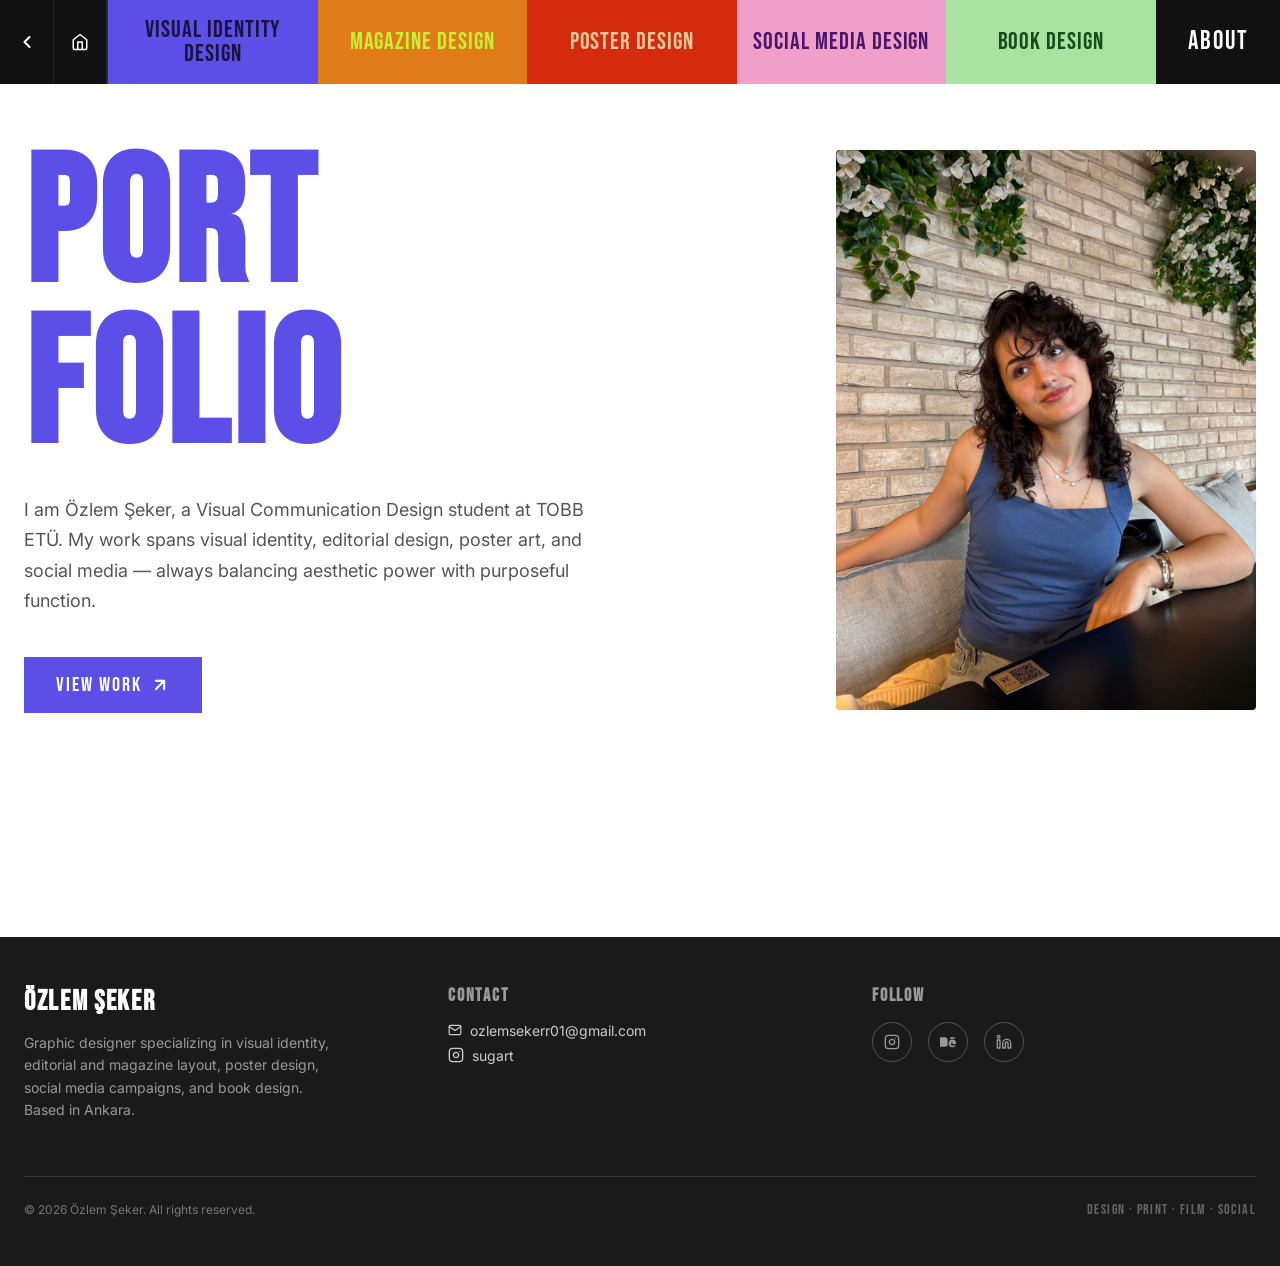
<file: index.html>
<!DOCTYPE html>
<html lang="en">
<head>
  <meta charset="UTF-8" />
  <meta name="viewport" content="width=device-width, initial-scale=1.0" />
  <title>Portfolio — Özlem Şeker</title>
  <meta name="description" content="Özlem Şeker — graphic design portfolio: visual identity, editorial, poster, social media and book design." />
  <link rel="stylesheet" href="style.css" />
</head>
<body>

<nav class="site-nav">
  <div class="nav-utility">
    <button type="button" data-back aria-label="Back"><svg width="20" height="20" viewBox="0 0 24 24" fill="none" stroke="currentColor" stroke-width="2.5" stroke-linecap="round" stroke-linejoin="round"><polyline points="15 18 9 12 15 6"></polyline></svg></button>
    <a href="#home" aria-label="Home"><svg width="18" height="18" viewBox="0 0 24 24" fill="none" stroke="currentColor" stroke-width="2" stroke-linecap="round" stroke-linejoin="round"><path d="M3 9l9-7 9 7v11a2 2 0 0 1-2 2H5a2 2 0 0 1-2-2z"></path><polyline points="9 22 9 12 15 12 15 22"></polyline></svg></a>
  </div>
  <a href="#visual-identity" class="nav-category nav-film" data-view="visual-identity">VISUAL IDENTITY DESIGN</a>
  <a href="#magazine" class="nav-category nav-magazine" data-view="magazine">MAGAZINE DESIGN</a>
  <a href="#poster" class="nav-category nav-poster" data-view="poster">POSTER DESIGN</a>
  <a href="#social" class="nav-category nav-social" data-view="social">SOCIAL MEDIA DESIGN</a>
  <a href="#book" class="nav-category nav-book" data-view="book">BOOK DESIGN</a>
  <a href="#about" class="nav-category nav-about" data-view="about">ABOUT</a>
</nav>

<!-- ============ HOME ============ -->
<section class="view" id="view-home">
  <section class="hero">
    <div class="hero-text">
      <h1 class="hero-title">PORT<br>FOLIO</h1>
      <p class="hero-desc">I am Özlem Şeker, a Visual Communication Design student at TOBB ETÜ. My work spans visual identity, editorial design, poster art, and social media — always balancing aesthetic power with purposeful function.</p>
      <a href="#visual-identity" class="hero-btn" data-view="visual-identity">VIEW WORK <svg width="20" height="20" viewBox="0 0 24 24" fill="none" stroke="currentColor" stroke-width="2.5" stroke-linecap="round" stroke-linejoin="round"><line x1="7" y1="17" x2="17" y2="7"></line><polyline points="7 7 17 7 17 17"></polyline></svg></a>
    </div>
    <div class="hero-image">
      <img src="images/hero.jpg" alt="Özlem Şeker" />
    </div>
  </section>
  <main></main>
</section>

<!-- ============ VISUAL IDENTITY (project selector) ============ -->
<section class="view" id="view-visual-identity">
  <main>
    <div class="section-header title-film">
      <h1 class="section-title">VISUAL IDENTITY DESIGN</h1>
    </div>
    <div class="project-selector">
      <a href="#project-film-festival" class="project-card card-filmfest" data-view="project-film-festival" aria-label="4:3 Experimental Film Festival">
        <img src="images/logo-filmfest.png" alt="4:3 Experimental Film Festival logo" />
      </a>
      <a href="#project-memory-of-stone" class="project-card card-memorystone" data-view="project-memory-of-stone" aria-label="Memory of Stone">
        <img src="images/logo-memoryofstone.png" alt="Memory of Stone logo" />
      </a>
      <a href="#project-ottoman-rug" class="project-card card-ottomanrug" data-view="project-ottoman-rug" aria-label="Ottoman Rug">
        <img src="images/logo-ottomanrug.png" alt="Ottoman Rug logo" />
      </a>
    </div>
  </main>
</section>

<!-- ============ PROJECT: FILM FESTIVAL ============ -->
<section class="view" id="view-project-film-festival">
  <main>
    <div class="section-header title-film">
      <h1 class="section-title">4:3 EXPERIMENTAL FILM FESTIVAL</h1>
    </div>
    <div class="image-stack">
      <img src="images/film-01.jpg" alt="4:3 Experimental Film Festival — Social Campaign" />
      <img src="images/film-02.jpg" alt="4:3 Experimental Film Festival — Print Collateral" />
      <img src="images/film-03.jpg" alt="4:3 Experimental Film Festival — Banner System" />
      <img src="images/film-04.jpg" alt="4:3 Experimental Film Festival — Street Signage" />
    </div>
  </main>
</section>

<!-- ============ PROJECT: MEMORY OF STONE ============ -->
<section class="view" id="view-project-memory-of-stone">
  <main>
    <div class="section-header title-film">
      <h1 class="section-title">MEMORY OF STONE</h1>
    </div>
    <div class="image-stack">
      <img src="images/stone-01.jpg" alt="Memory of Stone — 01" />
      <img src="images/stone-02.jpg" alt="Memory of Stone — 02" />
      <img src="images/stone-03.jpg" alt="Memory of Stone — 03" />
    </div>
  </main>
</section>

<!-- ============ PROJECT: OTTOMAN RUG ============ -->
<section class="view" id="view-project-ottoman-rug">
  <main>
    <div class="section-header title-film">
      <h1 class="section-title">OTTOMAN RUG</h1>
    </div>
    <div class="image-stack">
      <img src="images/ottomanrug-01.webp" alt="Ottoman Rug — 01" />
    </div>
  </main>
</section>

<!-- ============ MAGAZINE ============ -->
<section class="view" id="view-magazine">
  <main>
    <div class="section-header title-magazine">
      <h1 class="section-title">MAGAZINE DESIGN</h1>
    </div>
    <div class="image-stack">
      <img src="images/magazine-01.jpg" alt="Magazine Design — 01" />
      <img src="images/magazine-02.jpg" alt="Magazine Design — 02" />
      <img src="images/magazine-03.jpg" alt="Magazine Design — 03" />
      <img src="images/magazine-04.jpg" alt="Magazine Design — 04" />
      <img src="images/magazine-05.jpg" alt="Magazine Design — 05" />
    </div>
  </main>
</section>

<!-- ============ POSTER ============ -->
<section class="view" id="view-poster">
  <main>
    <div class="section-header title-poster">
      <h1 class="section-title">POSTER DESIGN</h1>
    </div>
    <div class="image-stack">
      <img src="images/poster-01.jpg" alt="Poster Design — 01" />
      <img src="images/poster-02.jpg" alt="Poster Design — 02" />
    </div>
  </main>
</section>

<!-- ============ SOCIAL ============ -->
<section class="view" id="view-social">
  <main>
    <div class="section-header title-social">
      <h1 class="section-title">SOCIAL MEDIA DESIGN</h1>
    </div>
    <div class="image-stack">
      <img src="images/social-01.jpg" alt="Social Media Design — 01" />
    </div>
  </main>
</section>

<!-- ============ BOOK ============ -->
<section class="view" id="view-book">
  <main>
    <div class="section-header title-book">
      <h1 class="section-title">BOOK DESIGN</h1>
    </div>
    <div class="image-stack">
      <img src="images/book-01.jpg" alt="Book Design — 01" />
    </div>
  </main>
</section>

<!-- ============ ABOUT ============ -->
<section class="view" id="view-about">
  <main>
    <div class="section-header title-about">
      <h1 class="section-title">ABOUT</h1>
    </div>
    <div class="about-grid">
      <div>
        <h2 class="about-name">ÖZLEM<br>ŞEKER</h2>
        <p class="about-desc">As a fourth-year Visual Communication Design student at TOBB ETÜ, I transform theoretical knowledge into practical and strategic visual solutions. With a portfolio that includes festival identities, editorial design, posters, and social media campaigns, my goal is to add tangible value to the projects I work on by creating user-centric designs that combine aesthetic power with functionality.</p>

        <div class="about-block">
          <h3 class="about-label">Personal Skills</h3>
          <p class="about-value">Creative Thinking &nbsp;·&nbsp; Team Work &nbsp;·&nbsp; Concept Development &nbsp;·&nbsp; User Empathy</p>
        </div>

        <div class="about-block">
          <h3 class="about-label">Languages</h3>
          <p class="about-value">English (B1) &nbsp;·&nbsp; Romeika (C1) &nbsp;·&nbsp; Italian (A1)</p>
        </div>

        <div class="about-block">
          <h3 class="about-label">Experience</h3>
          <div class="experience-item">
            <span class="experience-period">April 2024 – Present</span>
            <span class="experience-role">Freelance Designer</span>
          </div>
          <div class="experience-item">
            <span class="experience-period">April 2023 – Present</span>
            <span class="experience-role">Founder, Designer — Egemen Dergi</span>
          </div>
          <div class="experience-item">
            <span class="experience-period">January 2026 – April 2026</span>
            <span class="experience-role">Intern — Xtinge Teknoloji</span>
          </div>
          <div class="experience-item">
            <span class="experience-period">May 2025 – August 2025</span>
            <span class="experience-role">Intern — Dantatsu Creative Agency</span>
          </div>
        </div>
      </div>
      <div class="about-photo">
        <img src="images/profile.jpg" alt="Özlem Şeker, graphic designer" />
      </div>
    </div>
  </main>
</section>

<footer class="site-footer">
  <div class="footer-inner">
    <div class="footer-grid">
      <div>
        <h3 class="footer-title">ÖZLEM ŞEKER</h3>
        <p class="footer-desc">Graphic designer specializing in visual identity, editorial and magazine layout, poster design, social media campaigns, and book design. Based in Ankara.</p>
      </div>
      <div>
        <h4 class="footer-heading">CONTACT</h4>
        <ul class="footer-list">
          <li><a href="mailto:ozlemsekerr01@gmail.com"><svg width="14" height="14" viewBox="0 0 24 24" fill="none" stroke="currentColor" stroke-width="2" stroke-linecap="round" stroke-linejoin="round"><path d="M4 4h16c1.1 0 2 .9 2 2v12c0 1.1-.9 2-2 2H4c-1.1 0-2-.9-2-2V6c0-1.1.9-2 2-2z"></path><polyline points="22,6 12,13 2,6"></polyline></svg> ozlemsekerr01@gmail.com</a></li>
          <li><a href="https://www.instagram.com/sugart.design" target="_blank" rel="noopener noreferrer"><svg width="16" height="16" viewBox="0 0 24 24" fill="none" stroke="currentColor" stroke-width="2" stroke-linecap="round" stroke-linejoin="round"><rect x="2" y="2" width="20" height="20" rx="5" ry="5"></rect><path d="M16 11.37A4 4 0 1 1 12.63 8 4 4 0 0 1 16 11.37z"></path><line x1="17.5" y1="6.5" x2="17.51" y2="6.5"></line></svg> sugart</a></li>
        </ul>
      </div>
      <div>
        <h4 class="footer-heading">FOLLOW</h4>
        <div class="social-icons">
          <a class="social-icon" href="https://www.instagram.com/sugart.design" target="_blank" rel="noopener noreferrer" aria-label="Instagram"><svg width="16" height="16" viewBox="0 0 24 24" fill="none" stroke="currentColor" stroke-width="2" stroke-linecap="round" stroke-linejoin="round"><rect x="2" y="2" width="20" height="20" rx="5" ry="5"></rect><path d="M16 11.37A4 4 0 1 1 12.63 8 4 4 0 0 1 16 11.37z"></path><line x1="17.5" y1="6.5" x2="17.51" y2="6.5"></line></svg></a>
          <a class="social-icon" href="https://www.behance.net/zlemeker" target="_blank" rel="noopener noreferrer" aria-label="Behance"><svg width="16" height="16" viewBox="0 0 24 24" fill="currentColor"><path d="M22 7h-7V5h7v2zm1.726 10c-.442 1.297-2.029 3-5.101 3-3.074 0-5.564-1.729-5.564-5.675 0-3.91 2.325-5.92 5.466-5.92 3.082 0 4.964 1.782 5.375 4.426.078.506.109 1.188.095 2.14H15.97c.13 3.211 3.483 3.312 4.588 2.029H23.726zm-7.726-3h3.543c-.073-1.073-.648-1.743-1.769-1.743-1.23 0-1.77.896-1.774 1.743zM8 11.859h2.436c.799 0 1.364-.43 1.364-1.273 0-.938-.565-1.37-1.364-1.37H8v2.643zm3.5 4.226c0-1.083-.671-1.591-1.672-1.591H8v3.182h1.828C11.279 17.676 11.5 17.008 11.5 16.085zM0 5v14h7.262c2.455 0 4.588-1.346 4.588-3.967 0-1.769-.781-2.726-2.138-3.262 1.007-.608 1.638-1.597 1.638-2.953C11.35 6.354 9.464 5 7.087 5H0z"/></svg></a>
          <a class="social-icon" href="https://www.linkedin.com/in/özlemşeker/" target="_blank" rel="noopener noreferrer" aria-label="LinkedIn"><svg width="16" height="16" viewBox="0 0 24 24" fill="none" stroke="currentColor" stroke-width="2" stroke-linecap="round" stroke-linejoin="round"><path d="M16 8a6 6 0 0 1 6 6v7h-4v-7a2 2 0 0 0-2-2 2 2 0 0 0-2 2v7h-4v-7a6 6 0 0 1 6-6z"></path><rect x="2" y="9" width="4" height="12"></rect><circle cx="4" cy="4" r="2"></circle></svg></a>
        </div>
      </div>
    </div>
    <div class="footer-bottom">
      <span>© 2026 Özlem Şeker. All rights reserved.</span>
      <span class="footer-tagline">DESIGN · PRINT · FILM · SOCIAL</span>
    </div>
  </div>
</footer>

<script>
  var views = document.querySelectorAll(".view");
  var navCategories = document.querySelectorAll(".nav-category");

  function showView(name) {
    views.forEach(function (v) {
      v.classList.toggle("is-visible", v.id === "view-" + name);
    });
    navCategories.forEach(function (n) {
      n.classList.toggle("is-active", n.getAttribute("data-view") === name);
    });
    window.scrollTo(0, 0);
  }

  function currentViewFromHash() {
    var hash = window.location.hash.replace("#", "");
    return hash || "home";
  }

  window.addEventListener("hashchange", function () {
    showView(currentViewFromHash());
  });

  document.addEventListener("DOMContentLoaded", function () {
    showView(currentViewFromHash());

    var backBtn = document.querySelector("[data-back]");
    if (backBtn) {
      backBtn.addEventListener("click", function (e) {
        e.preventDefault();
        if (window.history.length > 1) {
          window.history.back();
        } else {
          window.location.hash = "#home";
        }
      });
    }
  });
</script>
</body>
</html>
</file>
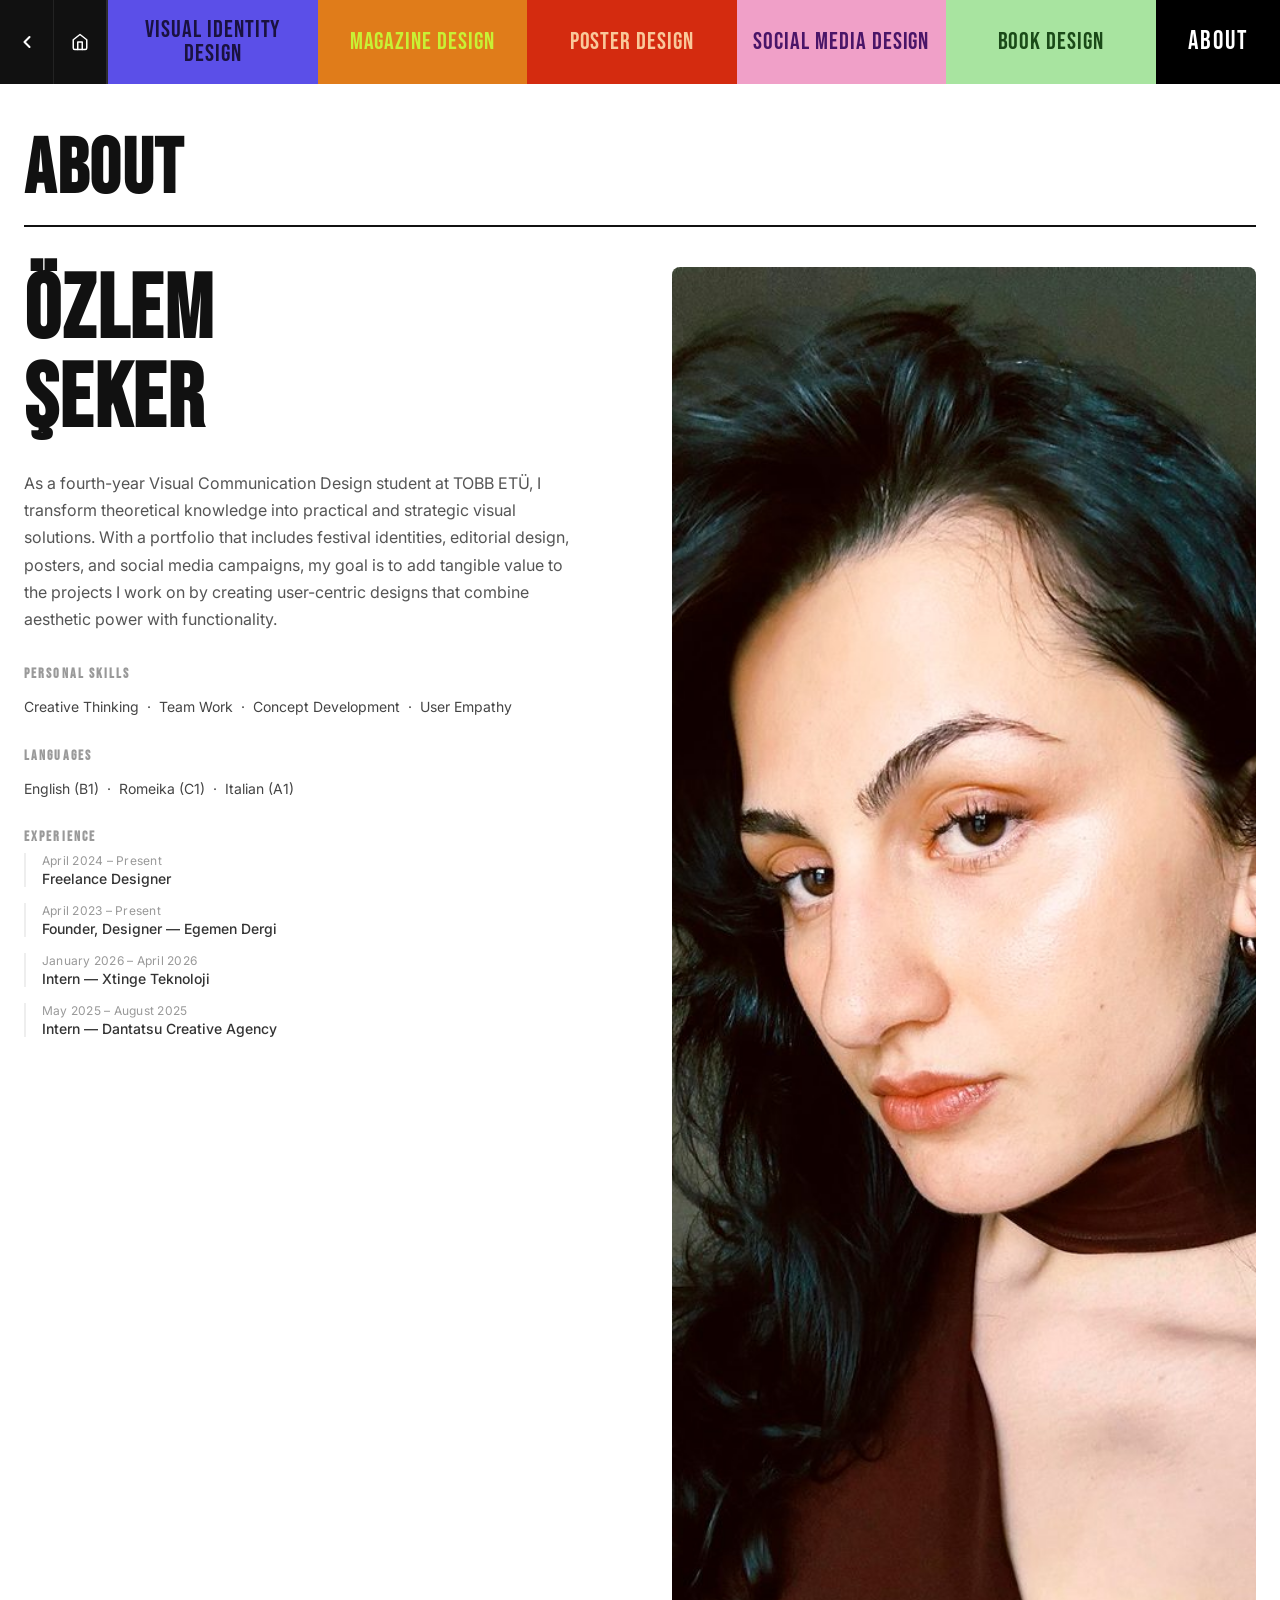
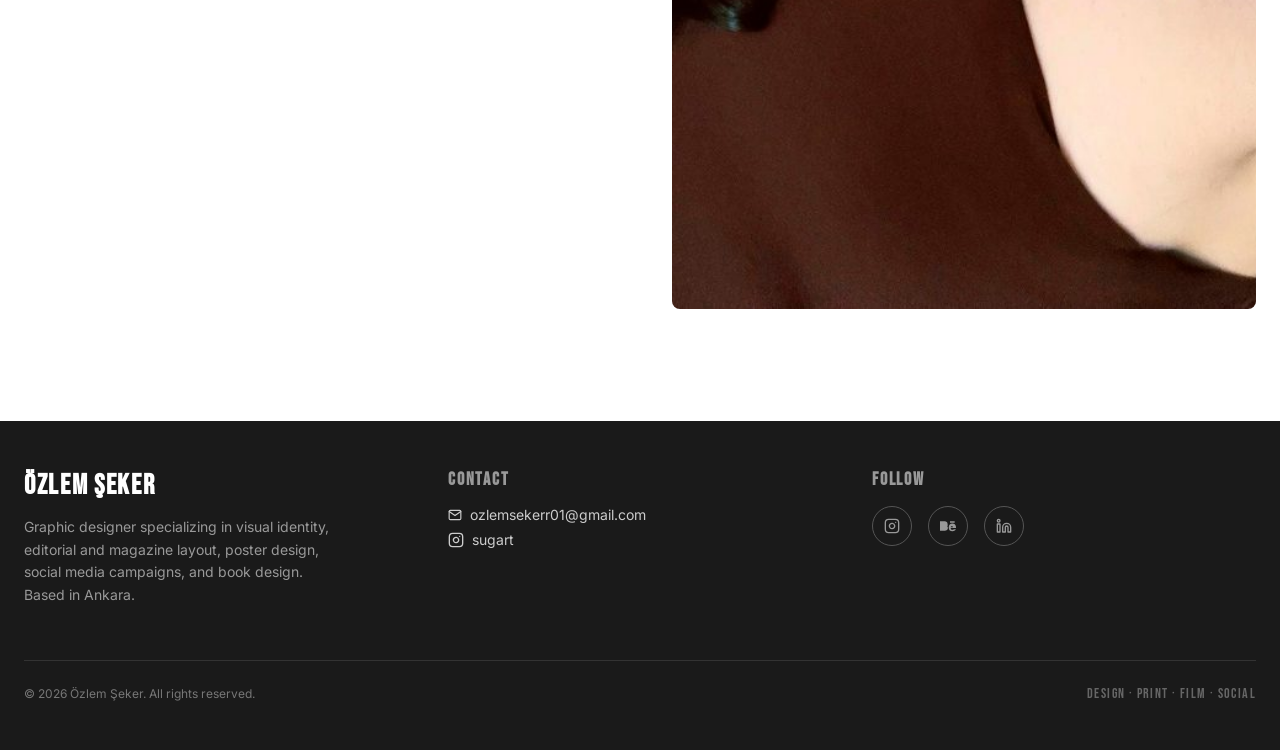
<file: about.html>
<!DOCTYPE html>
<html lang="en">
<head>
  <meta charset="UTF-8" />
  <meta name="viewport" content="width=device-width, initial-scale=1.0" />
  <title>About — Özlem Şeker</title>
  <meta name="description" content="Özlem Şeker — graphic design portfolio: visual identity, editorial, poster, social media and book design." />
  <link rel="stylesheet" href="css/style.css" />
  
</head>
<body>
<nav class="site-nav">
  <div class="nav-utility">
    <button type="button" data-back aria-label="Back"><svg width="20" height="20" viewBox="0 0 24 24" fill="none" stroke="currentColor" stroke-width="2.5" stroke-linecap="round" stroke-linejoin="round"><polyline points="15 18 9 12 15 6"></polyline></svg></button>
    <a href="index.html" aria-label="Home"><svg width="18" height="18" viewBox="0 0 24 24" fill="none" stroke="currentColor" stroke-width="2" stroke-linecap="round" stroke-linejoin="round"><path d="M3 9l9-7 9 7v11a2 2 0 0 1-2 2H5a2 2 0 0 1-2-2z"></path><polyline points="9 22 9 12 15 12 15 22"></polyline></svg></a>
  </div>
  <a href="visual-identity.html" class="nav-category nav-film">VISUAL IDENTITY DESIGN</a>
  <a href="magazine.html" class="nav-category nav-magazine">MAGAZINE DESIGN</a>
  <a href="poster.html" class="nav-category nav-poster">POSTER DESIGN</a>
  <a href="social.html" class="nav-category nav-social">SOCIAL MEDIA DESIGN</a>
  <a href="book.html" class="nav-category nav-book">BOOK DESIGN</a>
  <a href="about.html" class="nav-category nav-about is-active">ABOUT</a>
</nav>
<main>
  <div class="section-header title-about">
    <h1 class="section-title">ABOUT</h1>
  </div>
  <div class="about-grid">
    <div>
      <h1 class="about-name">ÖZLEM<br>ŞEKER</h1>
      <p class="about-desc">As a fourth-year Visual Communication Design student at TOBB ETÜ, I transform theoretical knowledge into practical and strategic visual solutions. With a portfolio that includes festival identities, editorial design, posters, and social media campaigns, my goal is to add tangible value to the projects I work on by creating user-centric designs that combine aesthetic power with functionality.</p>

      <div class="about-block">
        <h3 class="about-label">Personal Skills</h3>
        <p class="about-value">Creative Thinking &nbsp;·&nbsp; Team Work &nbsp;·&nbsp; Concept Development &nbsp;·&nbsp; User Empathy</p>
      </div>

      <div class="about-block">
        <h3 class="about-label">Languages</h3>
        <p class="about-value">English (B1) &nbsp;·&nbsp; Romeika (C1) &nbsp;·&nbsp; Italian (A1)</p>
      </div>

      <div class="about-block">
        <h3 class="about-label">Experience</h3>
        <div class="experience-item">
          <span class="experience-period">April 2024 – Present</span>
          <span class="experience-role">Freelance Designer</span>
        </div>
        <div class="experience-item">
          <span class="experience-period">April 2023 – Present</span>
          <span class="experience-role">Founder, Designer — Egemen Dergi</span>
        </div>
        <div class="experience-item">
          <span class="experience-period">January 2026 – April 2026</span>
          <span class="experience-role">Intern — Xtinge Teknoloji</span>
        </div>
        <div class="experience-item">
          <span class="experience-period">May 2025 – August 2025</span>
          <span class="experience-role">Intern — Dantatsu Creative Agency</span>
        </div>
      </div>
    </div>
    <div class="about-photo">
      <img src="images/profile.jpg" alt="Özlem Şeker, graphic designer" />
    </div>
  </div>
</main>
<footer class="site-footer">
  <div class="footer-inner">
    <div class="footer-grid">
      <div>
        <h3 class="footer-title">ÖZLEM ŞEKER</h3>
        <p class="footer-desc">Graphic designer specializing in visual identity, editorial and magazine layout, poster design, social media campaigns, and book design. Based in Ankara.</p>
      </div>
      <div>
        <h4 class="footer-heading">CONTACT</h4>
        <ul class="footer-list">
          <li><a href="mailto:ozlemsekerr01@gmail.com"><svg width="14" height="14" viewBox="0 0 24 24" fill="none" stroke="currentColor" stroke-width="2" stroke-linecap="round" stroke-linejoin="round"><path d="M4 4h16c1.1 0 2 .9 2 2v12c0 1.1-.9 2-2 2H4c-1.1 0-2-.9-2-2V6c0-1.1.9-2 2-2z"></path><polyline points="22,6 12,13 2,6"></polyline></svg> ozlemsekerr01@gmail.com</a></li>
          <li><a href="https://www.instagram.com/sugart.design" target="_blank" rel="noopener noreferrer"><svg width="16" height="16" viewBox="0 0 24 24" fill="none" stroke="currentColor" stroke-width="2" stroke-linecap="round" stroke-linejoin="round"><rect x="2" y="2" width="20" height="20" rx="5" ry="5"></rect><path d="M16 11.37A4 4 0 1 1 12.63 8 4 4 0 0 1 16 11.37z"></path><line x1="17.5" y1="6.5" x2="17.51" y2="6.5"></line></svg> sugart</a></li>
        </ul>
      </div>
      <div>
        <h4 class="footer-heading">FOLLOW</h4>
        <div class="social-icons">
          <a class="social-icon" href="https://www.instagram.com/sugart.design" target="_blank" rel="noopener noreferrer" aria-label="Instagram"><svg width="16" height="16" viewBox="0 0 24 24" fill="none" stroke="currentColor" stroke-width="2" stroke-linecap="round" stroke-linejoin="round"><rect x="2" y="2" width="20" height="20" rx="5" ry="5"></rect><path d="M16 11.37A4 4 0 1 1 12.63 8 4 4 0 0 1 16 11.37z"></path><line x1="17.5" y1="6.5" x2="17.51" y2="6.5"></line></svg></a>
          <a class="social-icon" href="https://www.behance.net/zlemeker" target="_blank" rel="noopener noreferrer" aria-label="Behance"><svg width="16" height="16" viewBox="0 0 24 24" fill="currentColor"><path d="M22 7h-7V5h7v2zm1.726 10c-.442 1.297-2.029 3-5.101 3-3.074 0-5.564-1.729-5.564-5.675 0-3.91 2.325-5.92 5.466-5.92 3.082 0 4.964 1.782 5.375 4.426.078.506.109 1.188.095 2.14H15.97c.13 3.211 3.483 3.312 4.588 2.029H23.726zm-7.726-3h3.543c-.073-1.073-.648-1.743-1.769-1.743-1.23 0-1.77.896-1.774 1.743zM8 11.859h2.436c.799 0 1.364-.43 1.364-1.273 0-.938-.565-1.37-1.364-1.37H8v2.643zm3.5 4.226c0-1.083-.671-1.591-1.672-1.591H8v3.182h1.828C11.279 17.676 11.5 17.008 11.5 16.085zM0 5v14h7.262c2.455 0 4.588-1.346 4.588-3.967 0-1.769-.781-2.726-2.138-3.262 1.007-.608 1.638-1.597 1.638-2.953C11.35 6.354 9.464 5 7.087 5H0z"/></svg></a>
          <a class="social-icon" href="https://www.linkedin.com/in/özlemşeker/" target="_blank" rel="noopener noreferrer" aria-label="LinkedIn"><svg width="16" height="16" viewBox="0 0 24 24" fill="none" stroke="currentColor" stroke-width="2" stroke-linecap="round" stroke-linejoin="round"><path d="M16 8a6 6 0 0 1 6 6v7h-4v-7a2 2 0 0 0-2-2 2 2 0 0 0-2 2v7h-4v-7a6 6 0 0 1 6-6z"></path><rect x="2" y="9" width="4" height="12"></rect><circle cx="4" cy="4" r="2"></circle></svg></a>
        </div>
      </div>
    </div>
    <div class="footer-bottom">
      <span>© 2026 Özlem Şeker. All rights reserved.</span>
      <span class="footer-tagline">DESIGN · PRINT · FILM · SOCIAL</span>
    </div>
  </div>
</footer>
<script src="js/script.js"></script>
</body>
</html>
</file>
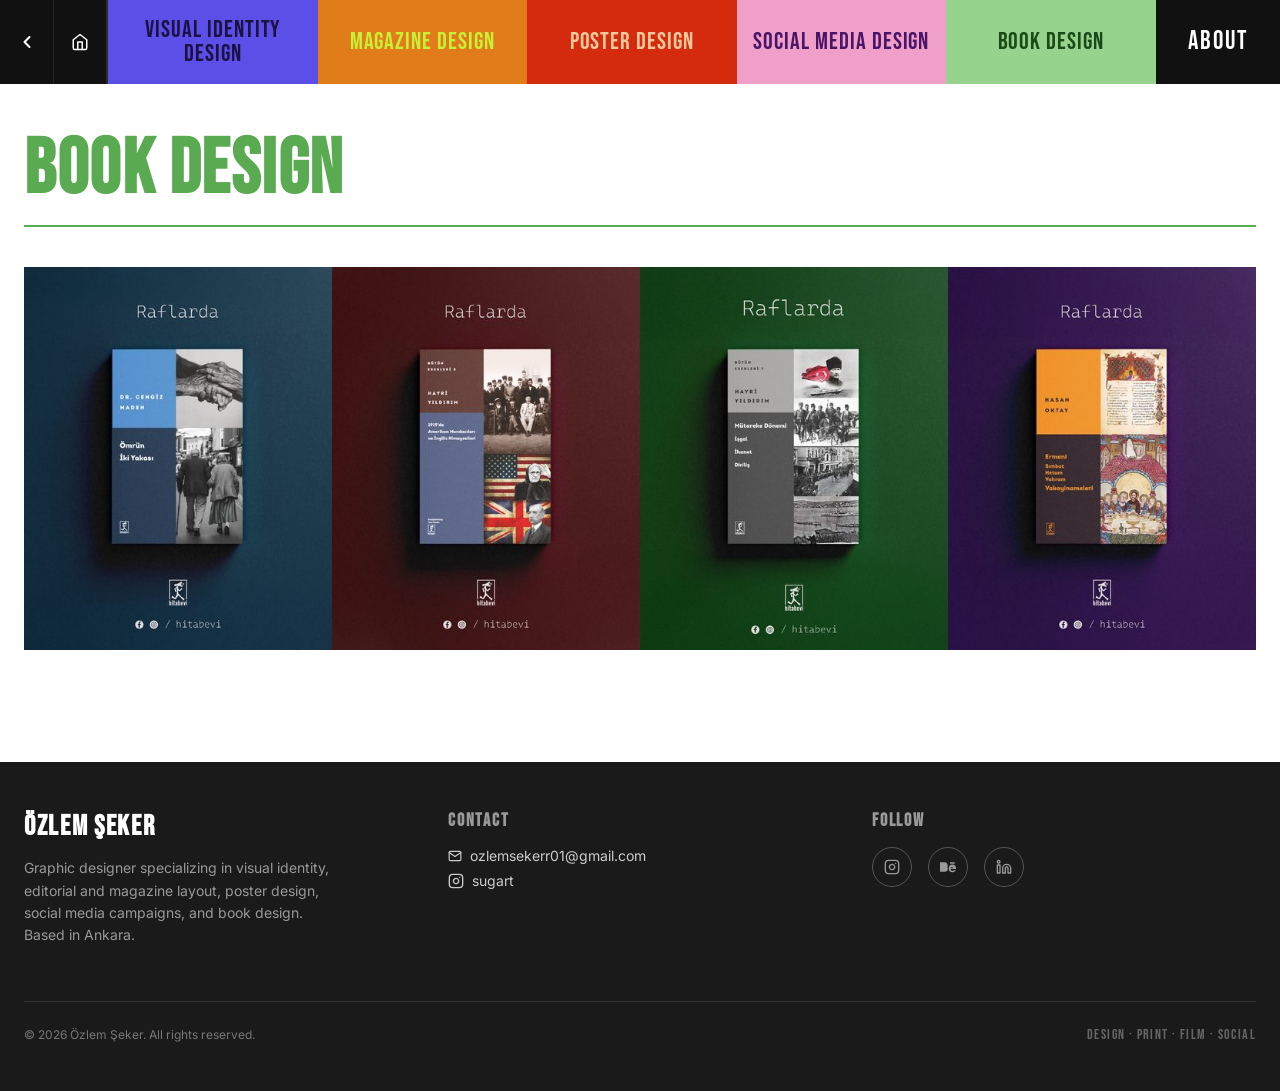
<file: book.html>
<!DOCTYPE html>
<html lang="en">
<head>
  <meta charset="UTF-8" />
  <meta name="viewport" content="width=device-width, initial-scale=1.0" />
  <title>Book Design — Özlem Şeker</title>
  <meta name="description" content="Özlem Şeker — graphic design portfolio: visual identity, editorial, poster, social media and book design." />
  <link rel="stylesheet" href="css/style.css" />
  
</head>
<body>
<nav class="site-nav">
  <div class="nav-utility">
    <button type="button" data-back aria-label="Back"><svg width="20" height="20" viewBox="0 0 24 24" fill="none" stroke="currentColor" stroke-width="2.5" stroke-linecap="round" stroke-linejoin="round"><polyline points="15 18 9 12 15 6"></polyline></svg></button>
    <a href="index.html" aria-label="Home"><svg width="18" height="18" viewBox="0 0 24 24" fill="none" stroke="currentColor" stroke-width="2" stroke-linecap="round" stroke-linejoin="round"><path d="M3 9l9-7 9 7v11a2 2 0 0 1-2 2H5a2 2 0 0 1-2-2z"></path><polyline points="9 22 9 12 15 12 15 22"></polyline></svg></a>
  </div>
  <a href="visual-identity.html" class="nav-category nav-film">VISUAL IDENTITY DESIGN</a>
  <a href="magazine.html" class="nav-category nav-magazine">MAGAZINE DESIGN</a>
  <a href="poster.html" class="nav-category nav-poster">POSTER DESIGN</a>
  <a href="social.html" class="nav-category nav-social">SOCIAL MEDIA DESIGN</a>
  <a href="book.html" class="nav-category nav-book is-active">BOOK DESIGN</a>
  <a href="about.html" class="nav-category nav-about">ABOUT</a>
</nav>
<main>
  <div class="section-header title-book">
    <h1 class="section-title">BOOK DESIGN</h1>
  </div>
  <div class="image-stack">
    <img src="images/book-01.jpg" alt="Book Design — 01" />
  </div>
</main>
<footer class="site-footer">
  <div class="footer-inner">
    <div class="footer-grid">
      <div>
        <h3 class="footer-title">ÖZLEM ŞEKER</h3>
        <p class="footer-desc">Graphic designer specializing in visual identity, editorial and magazine layout, poster design, social media campaigns, and book design. Based in Ankara.</p>
      </div>
      <div>
        <h4 class="footer-heading">CONTACT</h4>
        <ul class="footer-list">
          <li><a href="mailto:ozlemsekerr01@gmail.com"><svg width="14" height="14" viewBox="0 0 24 24" fill="none" stroke="currentColor" stroke-width="2" stroke-linecap="round" stroke-linejoin="round"><path d="M4 4h16c1.1 0 2 .9 2 2v12c0 1.1-.9 2-2 2H4c-1.1 0-2-.9-2-2V6c0-1.1.9-2 2-2z"></path><polyline points="22,6 12,13 2,6"></polyline></svg> ozlemsekerr01@gmail.com</a></li>
          <li><a href="https://www.instagram.com/sugart.design" target="_blank" rel="noopener noreferrer"><svg width="16" height="16" viewBox="0 0 24 24" fill="none" stroke="currentColor" stroke-width="2" stroke-linecap="round" stroke-linejoin="round"><rect x="2" y="2" width="20" height="20" rx="5" ry="5"></rect><path d="M16 11.37A4 4 0 1 1 12.63 8 4 4 0 0 1 16 11.37z"></path><line x1="17.5" y1="6.5" x2="17.51" y2="6.5"></line></svg> sugart</a></li>
        </ul>
      </div>
      <div>
        <h4 class="footer-heading">FOLLOW</h4>
        <div class="social-icons">
          <a class="social-icon" href="https://www.instagram.com/sugart.design" target="_blank" rel="noopener noreferrer" aria-label="Instagram"><svg width="16" height="16" viewBox="0 0 24 24" fill="none" stroke="currentColor" stroke-width="2" stroke-linecap="round" stroke-linejoin="round"><rect x="2" y="2" width="20" height="20" rx="5" ry="5"></rect><path d="M16 11.37A4 4 0 1 1 12.63 8 4 4 0 0 1 16 11.37z"></path><line x1="17.5" y1="6.5" x2="17.51" y2="6.5"></line></svg></a>
          <a class="social-icon" href="https://www.behance.net/zlemeker" target="_blank" rel="noopener noreferrer" aria-label="Behance"><svg width="16" height="16" viewBox="0 0 24 24" fill="currentColor"><path d="M22 7h-7V5h7v2zm1.726 10c-.442 1.297-2.029 3-5.101 3-3.074 0-5.564-1.729-5.564-5.675 0-3.91 2.325-5.92 5.466-5.92 3.082 0 4.964 1.782 5.375 4.426.078.506.109 1.188.095 2.14H15.97c.13 3.211 3.483 3.312 4.588 2.029H23.726zm-7.726-3h3.543c-.073-1.073-.648-1.743-1.769-1.743-1.23 0-1.77.896-1.774 1.743zM8 11.859h2.436c.799 0 1.364-.43 1.364-1.273 0-.938-.565-1.37-1.364-1.37H8v2.643zm3.5 4.226c0-1.083-.671-1.591-1.672-1.591H8v3.182h1.828C11.279 17.676 11.5 17.008 11.5 16.085zM0 5v14h7.262c2.455 0 4.588-1.346 4.588-3.967 0-1.769-.781-2.726-2.138-3.262 1.007-.608 1.638-1.597 1.638-2.953C11.35 6.354 9.464 5 7.087 5H0z"/></svg></a>
          <a class="social-icon" href="https://www.linkedin.com/in/özlemşeker/" target="_blank" rel="noopener noreferrer" aria-label="LinkedIn"><svg width="16" height="16" viewBox="0 0 24 24" fill="none" stroke="currentColor" stroke-width="2" stroke-linecap="round" stroke-linejoin="round"><path d="M16 8a6 6 0 0 1 6 6v7h-4v-7a2 2 0 0 0-2-2 2 2 0 0 0-2 2v7h-4v-7a6 6 0 0 1 6-6z"></path><rect x="2" y="9" width="4" height="12"></rect><circle cx="4" cy="4" r="2"></circle></svg></a>
        </div>
      </div>
    </div>
    <div class="footer-bottom">
      <span>© 2026 Özlem Şeker. All rights reserved.</span>
      <span class="footer-tagline">DESIGN · PRINT · FILM · SOCIAL</span>
    </div>
  </div>
</footer>
<script src="js/script.js"></script>
</body>
</html>
</file>
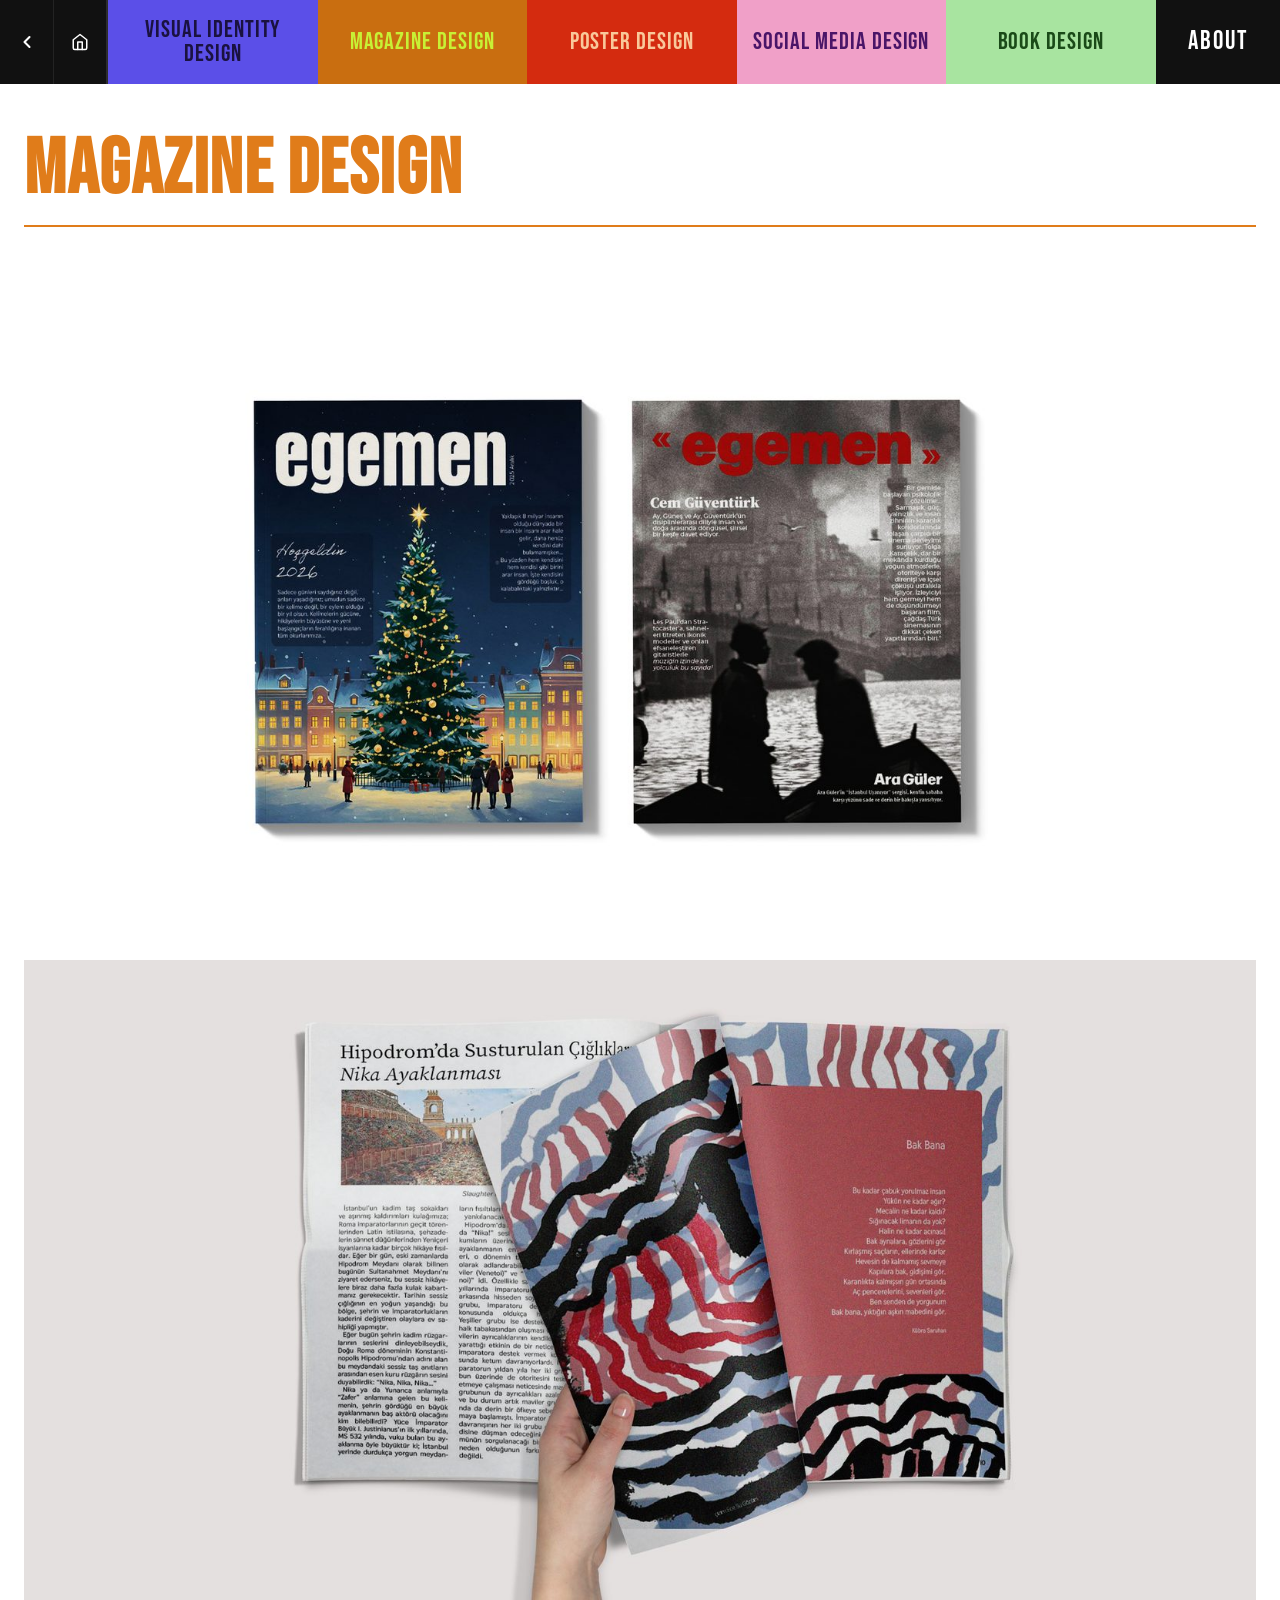
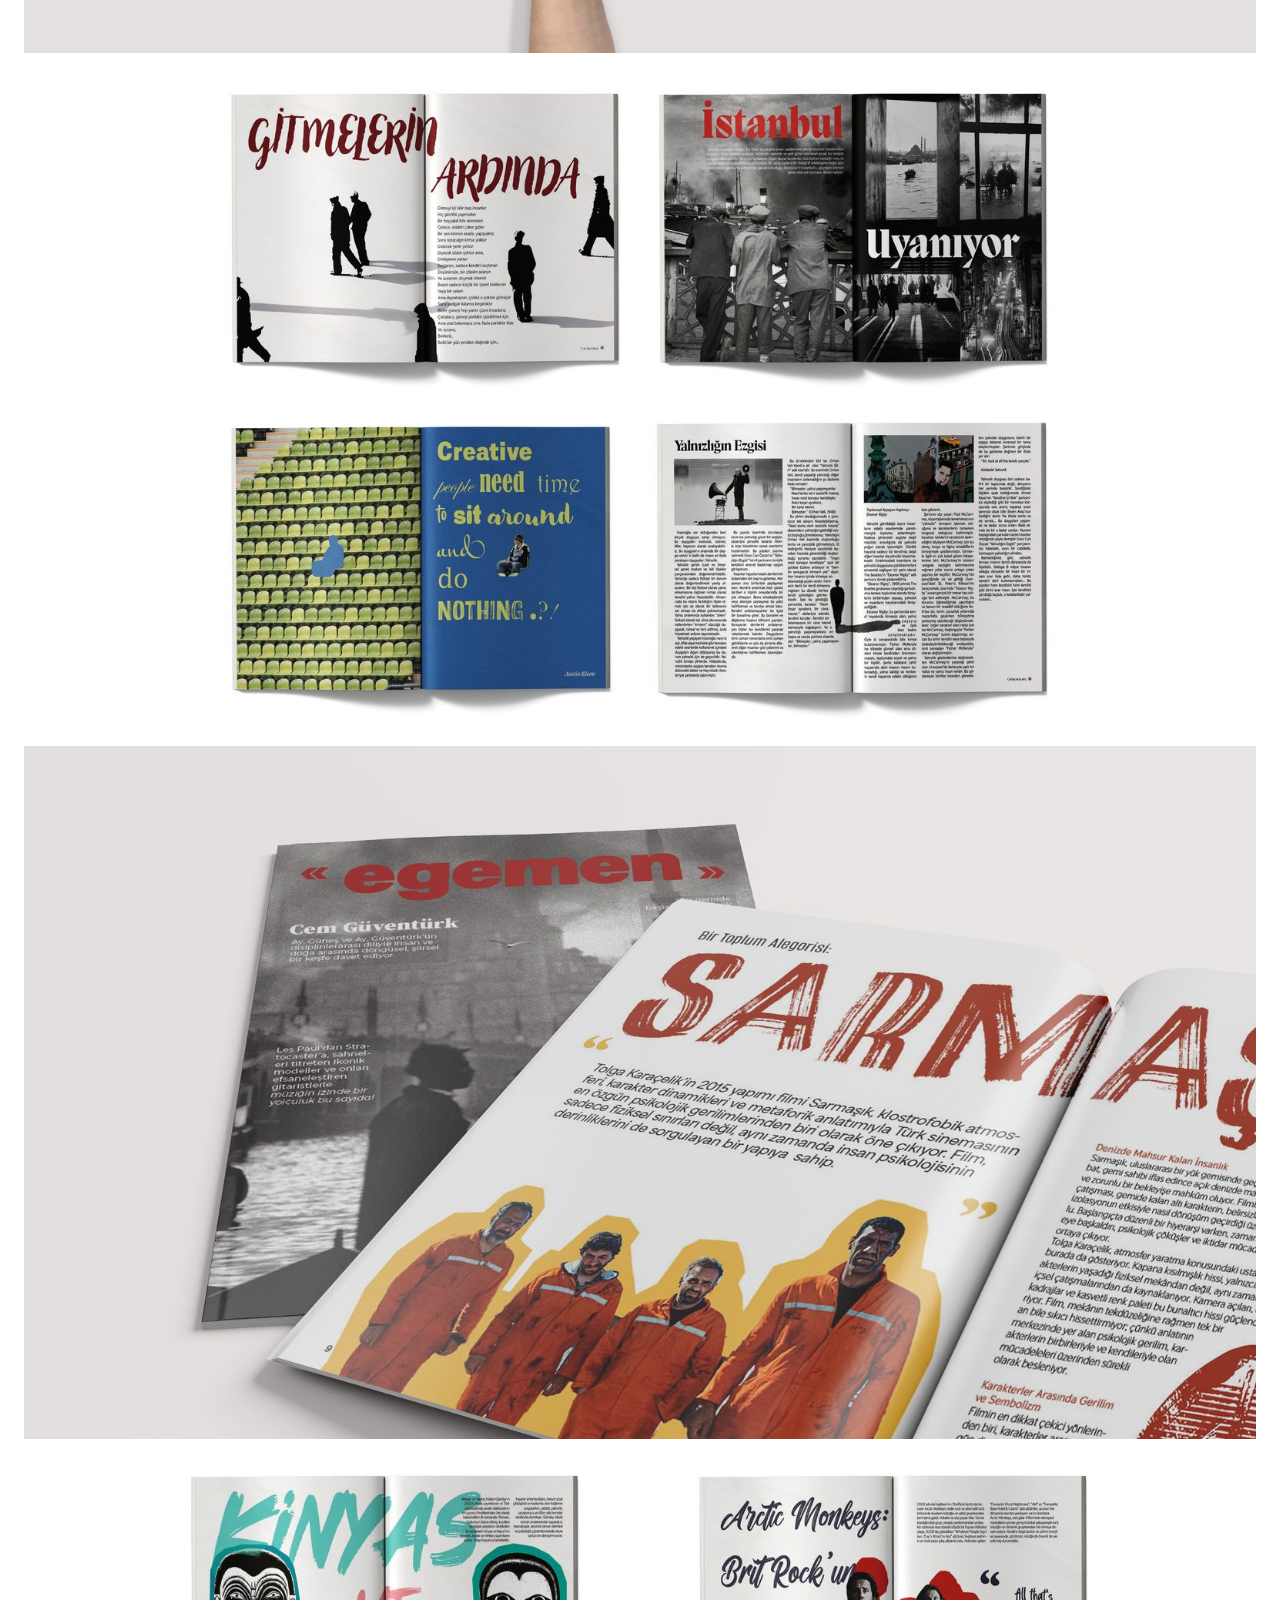
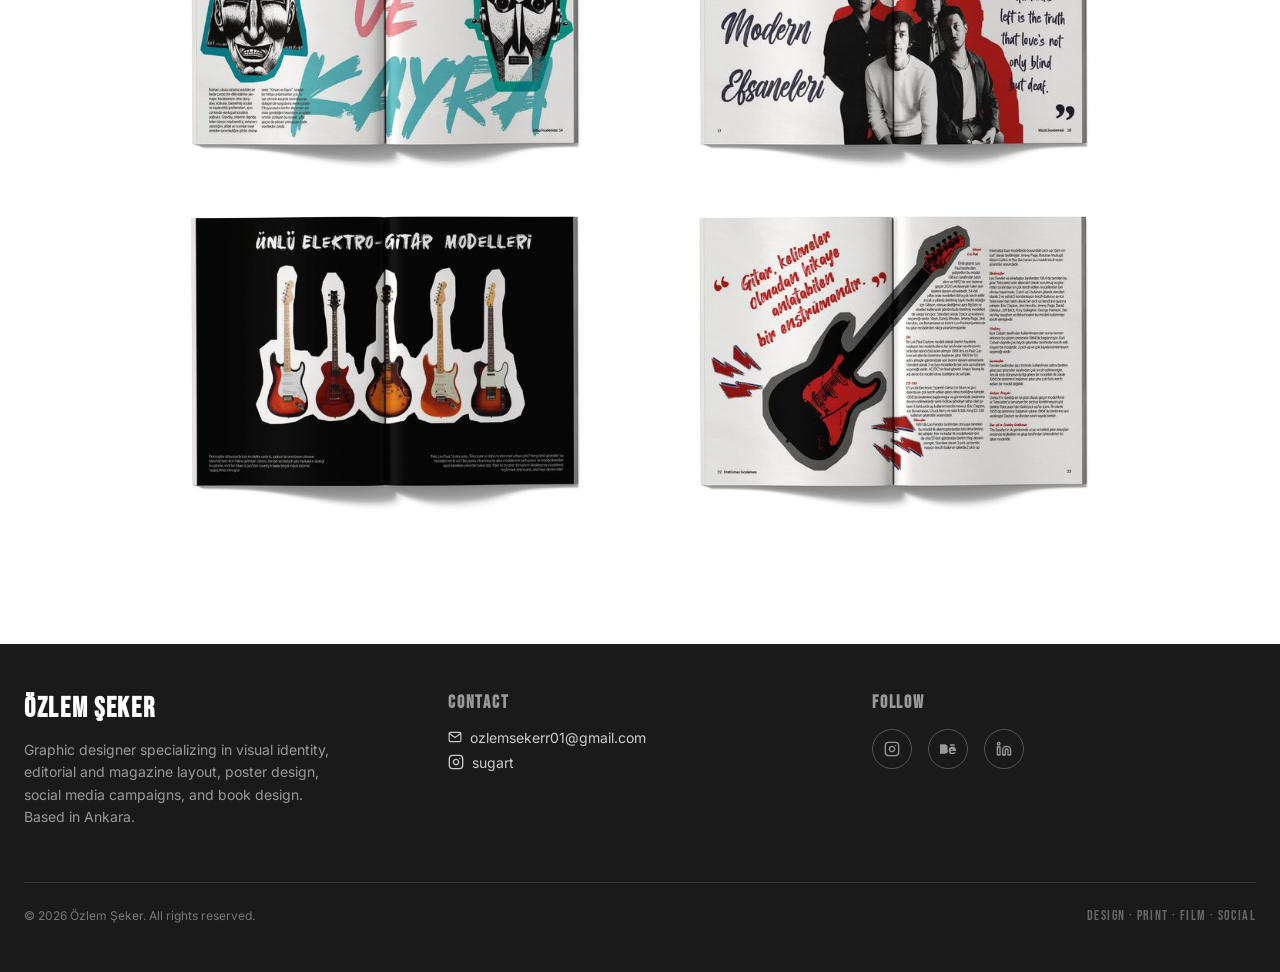
<file: magazine.html>
<!DOCTYPE html>
<html lang="en">
<head>
  <meta charset="UTF-8" />
  <meta name="viewport" content="width=device-width, initial-scale=1.0" />
  <title>Magazine Design — Özlem Şeker</title>
  <meta name="description" content="Özlem Şeker — graphic design portfolio: visual identity, editorial, poster, social media and book design." />
  <link rel="stylesheet" href="css/style.css" />
  
</head>
<body>
<nav class="site-nav">
  <div class="nav-utility">
    <button type="button" data-back aria-label="Back"><svg width="20" height="20" viewBox="0 0 24 24" fill="none" stroke="currentColor" stroke-width="2.5" stroke-linecap="round" stroke-linejoin="round"><polyline points="15 18 9 12 15 6"></polyline></svg></button>
    <a href="index.html" aria-label="Home"><svg width="18" height="18" viewBox="0 0 24 24" fill="none" stroke="currentColor" stroke-width="2" stroke-linecap="round" stroke-linejoin="round"><path d="M3 9l9-7 9 7v11a2 2 0 0 1-2 2H5a2 2 0 0 1-2-2z"></path><polyline points="9 22 9 12 15 12 15 22"></polyline></svg></a>
  </div>
  <a href="visual-identity.html" class="nav-category nav-film">VISUAL IDENTITY DESIGN</a>
  <a href="magazine.html" class="nav-category nav-magazine is-active">MAGAZINE DESIGN</a>
  <a href="poster.html" class="nav-category nav-poster">POSTER DESIGN</a>
  <a href="social.html" class="nav-category nav-social">SOCIAL MEDIA DESIGN</a>
  <a href="book.html" class="nav-category nav-book">BOOK DESIGN</a>
  <a href="about.html" class="nav-category nav-about">ABOUT</a>
</nav>
<main>
  <div class="section-header title-magazine">
    <h1 class="section-title">MAGAZINE DESIGN</h1>
  </div>
  <div class="image-stack">
    <img src="images/magazine-01.jpg" alt="Magazine Design — 01" />
    <img src="images/magazine-02.jpg" alt="Magazine Design — 02" />
    <img src="images/magazine-03.jpg" alt="Magazine Design — 03" />
    <img src="images/magazine-04.jpg" alt="Magazine Design — 04" />
    <img src="images/magazine-05.jpg" alt="Magazine Design — 05" />
  </div>
</main>
<footer class="site-footer">
  <div class="footer-inner">
    <div class="footer-grid">
      <div>
        <h3 class="footer-title">ÖZLEM ŞEKER</h3>
        <p class="footer-desc">Graphic designer specializing in visual identity, editorial and magazine layout, poster design, social media campaigns, and book design. Based in Ankara.</p>
      </div>
      <div>
        <h4 class="footer-heading">CONTACT</h4>
        <ul class="footer-list">
          <li><a href="mailto:ozlemsekerr01@gmail.com"><svg width="14" height="14" viewBox="0 0 24 24" fill="none" stroke="currentColor" stroke-width="2" stroke-linecap="round" stroke-linejoin="round"><path d="M4 4h16c1.1 0 2 .9 2 2v12c0 1.1-.9 2-2 2H4c-1.1 0-2-.9-2-2V6c0-1.1.9-2 2-2z"></path><polyline points="22,6 12,13 2,6"></polyline></svg> ozlemsekerr01@gmail.com</a></li>
          <li><a href="https://www.instagram.com/sugart.design" target="_blank" rel="noopener noreferrer"><svg width="16" height="16" viewBox="0 0 24 24" fill="none" stroke="currentColor" stroke-width="2" stroke-linecap="round" stroke-linejoin="round"><rect x="2" y="2" width="20" height="20" rx="5" ry="5"></rect><path d="M16 11.37A4 4 0 1 1 12.63 8 4 4 0 0 1 16 11.37z"></path><line x1="17.5" y1="6.5" x2="17.51" y2="6.5"></line></svg> sugart</a></li>
        </ul>
      </div>
      <div>
        <h4 class="footer-heading">FOLLOW</h4>
        <div class="social-icons">
          <a class="social-icon" href="https://www.instagram.com/sugart.design" target="_blank" rel="noopener noreferrer" aria-label="Instagram"><svg width="16" height="16" viewBox="0 0 24 24" fill="none" stroke="currentColor" stroke-width="2" stroke-linecap="round" stroke-linejoin="round"><rect x="2" y="2" width="20" height="20" rx="5" ry="5"></rect><path d="M16 11.37A4 4 0 1 1 12.63 8 4 4 0 0 1 16 11.37z"></path><line x1="17.5" y1="6.5" x2="17.51" y2="6.5"></line></svg></a>
          <a class="social-icon" href="https://www.behance.net/zlemeker" target="_blank" rel="noopener noreferrer" aria-label="Behance"><svg width="16" height="16" viewBox="0 0 24 24" fill="currentColor"><path d="M22 7h-7V5h7v2zm1.726 10c-.442 1.297-2.029 3-5.101 3-3.074 0-5.564-1.729-5.564-5.675 0-3.91 2.325-5.92 5.466-5.92 3.082 0 4.964 1.782 5.375 4.426.078.506.109 1.188.095 2.14H15.97c.13 3.211 3.483 3.312 4.588 2.029H23.726zm-7.726-3h3.543c-.073-1.073-.648-1.743-1.769-1.743-1.23 0-1.77.896-1.774 1.743zM8 11.859h2.436c.799 0 1.364-.43 1.364-1.273 0-.938-.565-1.37-1.364-1.37H8v2.643zm3.5 4.226c0-1.083-.671-1.591-1.672-1.591H8v3.182h1.828C11.279 17.676 11.5 17.008 11.5 16.085zM0 5v14h7.262c2.455 0 4.588-1.346 4.588-3.967 0-1.769-.781-2.726-2.138-3.262 1.007-.608 1.638-1.597 1.638-2.953C11.35 6.354 9.464 5 7.087 5H0z"/></svg></a>
          <a class="social-icon" href="https://www.linkedin.com/in/özlemşeker/" target="_blank" rel="noopener noreferrer" aria-label="LinkedIn"><svg width="16" height="16" viewBox="0 0 24 24" fill="none" stroke="currentColor" stroke-width="2" stroke-linecap="round" stroke-linejoin="round"><path d="M16 8a6 6 0 0 1 6 6v7h-4v-7a2 2 0 0 0-2-2 2 2 0 0 0-2 2v7h-4v-7a6 6 0 0 1 6-6z"></path><rect x="2" y="9" width="4" height="12"></rect><circle cx="4" cy="4" r="2"></circle></svg></a>
        </div>
      </div>
    </div>
    <div class="footer-bottom">
      <span>© 2026 Özlem Şeker. All rights reserved.</span>
      <span class="footer-tagline">DESIGN · PRINT · FILM · SOCIAL</span>
    </div>
  </div>
</footer>
<script src="js/script.js"></script>
</body>
</html>
</file>
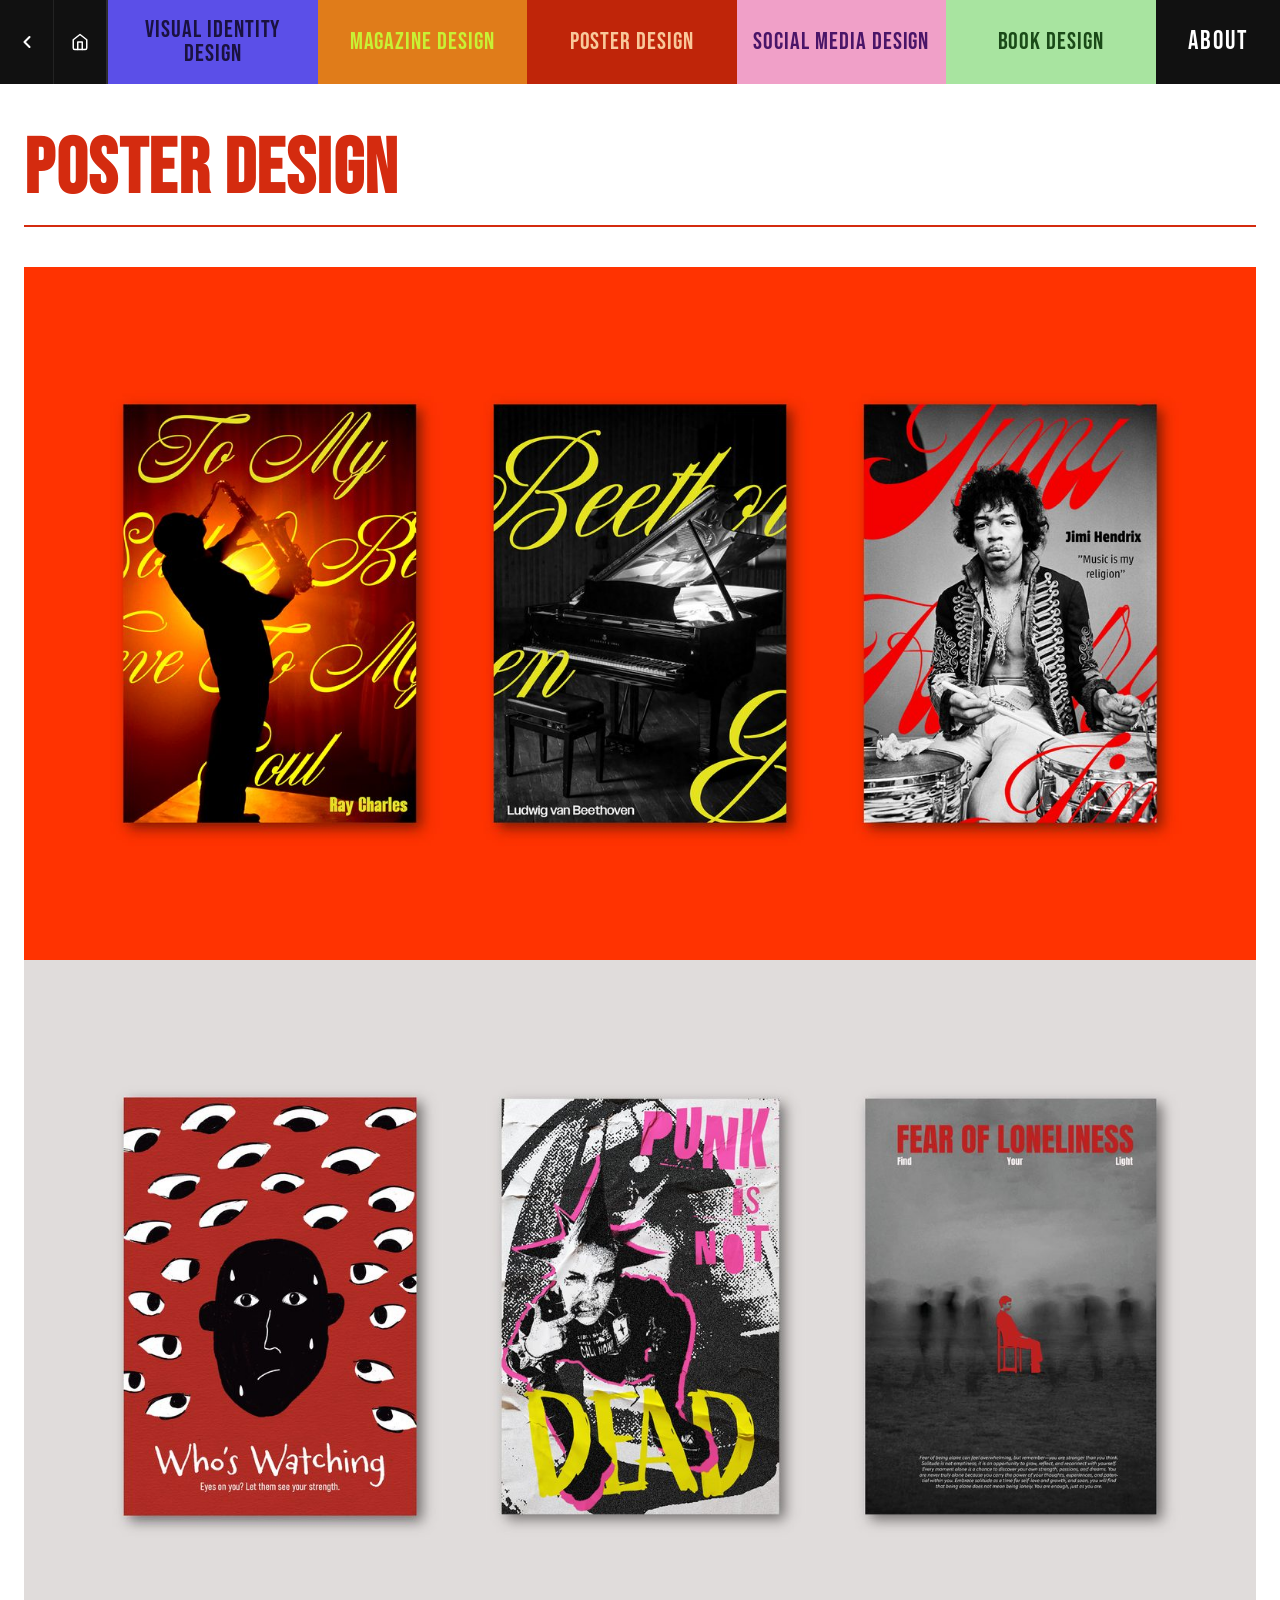
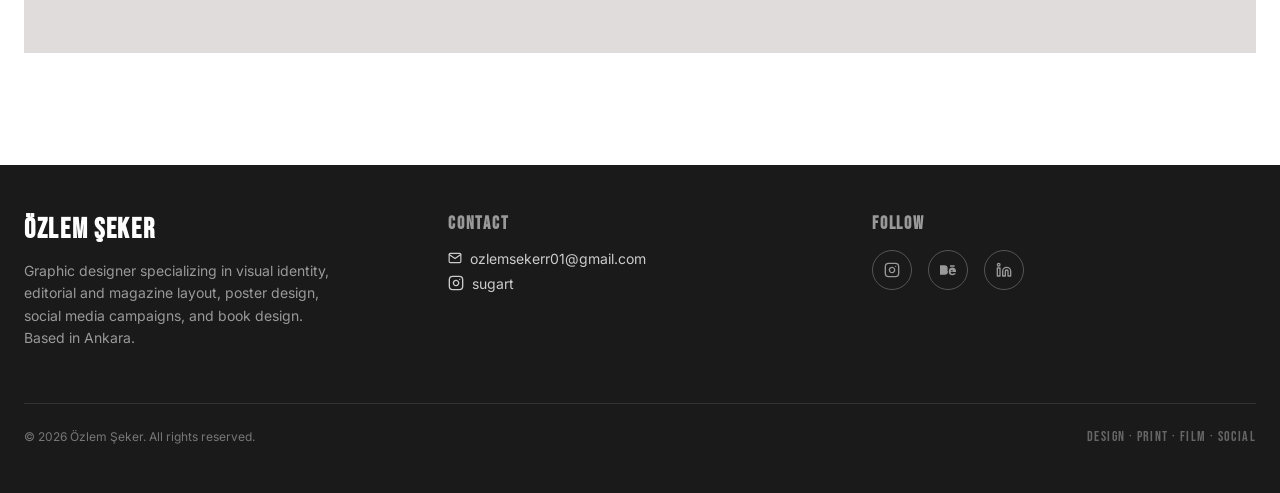
<file: poster.html>
<!DOCTYPE html>
<html lang="en">
<head>
  <meta charset="UTF-8" />
  <meta name="viewport" content="width=device-width, initial-scale=1.0" />
  <title>Poster Design — Özlem Şeker</title>
  <meta name="description" content="Özlem Şeker — graphic design portfolio: visual identity, editorial, poster, social media and book design." />
  <link rel="stylesheet" href="css/style.css" />
  
</head>
<body>
<nav class="site-nav">
  <div class="nav-utility">
    <button type="button" data-back aria-label="Back"><svg width="20" height="20" viewBox="0 0 24 24" fill="none" stroke="currentColor" stroke-width="2.5" stroke-linecap="round" stroke-linejoin="round"><polyline points="15 18 9 12 15 6"></polyline></svg></button>
    <a href="index.html" aria-label="Home"><svg width="18" height="18" viewBox="0 0 24 24" fill="none" stroke="currentColor" stroke-width="2" stroke-linecap="round" stroke-linejoin="round"><path d="M3 9l9-7 9 7v11a2 2 0 0 1-2 2H5a2 2 0 0 1-2-2z"></path><polyline points="9 22 9 12 15 12 15 22"></polyline></svg></a>
  </div>
  <a href="visual-identity.html" class="nav-category nav-film">VISUAL IDENTITY DESIGN</a>
  <a href="magazine.html" class="nav-category nav-magazine">MAGAZINE DESIGN</a>
  <a href="poster.html" class="nav-category nav-poster is-active">POSTER DESIGN</a>
  <a href="social.html" class="nav-category nav-social">SOCIAL MEDIA DESIGN</a>
  <a href="book.html" class="nav-category nav-book">BOOK DESIGN</a>
  <a href="about.html" class="nav-category nav-about">ABOUT</a>
</nav>
<main>
  <div class="section-header title-poster">
    <h1 class="section-title">POSTER DESIGN</h1>
  </div>
  <div class="image-stack">
    <img src="images/poster-01.jpg" alt="Poster Design — 01" />
    <img src="images/poster-02.jpg" alt="Poster Design — 02" />
  </div>
</main>
<footer class="site-footer">
  <div class="footer-inner">
    <div class="footer-grid">
      <div>
        <h3 class="footer-title">ÖZLEM ŞEKER</h3>
        <p class="footer-desc">Graphic designer specializing in visual identity, editorial and magazine layout, poster design, social media campaigns, and book design. Based in Ankara.</p>
      </div>
      <div>
        <h4 class="footer-heading">CONTACT</h4>
        <ul class="footer-list">
          <li><a href="mailto:ozlemsekerr01@gmail.com"><svg width="14" height="14" viewBox="0 0 24 24" fill="none" stroke="currentColor" stroke-width="2" stroke-linecap="round" stroke-linejoin="round"><path d="M4 4h16c1.1 0 2 .9 2 2v12c0 1.1-.9 2-2 2H4c-1.1 0-2-.9-2-2V6c0-1.1.9-2 2-2z"></path><polyline points="22,6 12,13 2,6"></polyline></svg> ozlemsekerr01@gmail.com</a></li>
          <li><a href="https://www.instagram.com/sugart.design" target="_blank" rel="noopener noreferrer"><svg width="16" height="16" viewBox="0 0 24 24" fill="none" stroke="currentColor" stroke-width="2" stroke-linecap="round" stroke-linejoin="round"><rect x="2" y="2" width="20" height="20" rx="5" ry="5"></rect><path d="M16 11.37A4 4 0 1 1 12.63 8 4 4 0 0 1 16 11.37z"></path><line x1="17.5" y1="6.5" x2="17.51" y2="6.5"></line></svg> sugart</a></li>
        </ul>
      </div>
      <div>
        <h4 class="footer-heading">FOLLOW</h4>
        <div class="social-icons">
          <a class="social-icon" href="https://www.instagram.com/sugart.design" target="_blank" rel="noopener noreferrer" aria-label="Instagram"><svg width="16" height="16" viewBox="0 0 24 24" fill="none" stroke="currentColor" stroke-width="2" stroke-linecap="round" stroke-linejoin="round"><rect x="2" y="2" width="20" height="20" rx="5" ry="5"></rect><path d="M16 11.37A4 4 0 1 1 12.63 8 4 4 0 0 1 16 11.37z"></path><line x1="17.5" y1="6.5" x2="17.51" y2="6.5"></line></svg></a>
          <a class="social-icon" href="https://www.behance.net/zlemeker" target="_blank" rel="noopener noreferrer" aria-label="Behance"><svg width="16" height="16" viewBox="0 0 24 24" fill="currentColor"><path d="M22 7h-7V5h7v2zm1.726 10c-.442 1.297-2.029 3-5.101 3-3.074 0-5.564-1.729-5.564-5.675 0-3.91 2.325-5.92 5.466-5.92 3.082 0 4.964 1.782 5.375 4.426.078.506.109 1.188.095 2.14H15.97c.13 3.211 3.483 3.312 4.588 2.029H23.726zm-7.726-3h3.543c-.073-1.073-.648-1.743-1.769-1.743-1.23 0-1.77.896-1.774 1.743zM8 11.859h2.436c.799 0 1.364-.43 1.364-1.273 0-.938-.565-1.37-1.364-1.37H8v2.643zm3.5 4.226c0-1.083-.671-1.591-1.672-1.591H8v3.182h1.828C11.279 17.676 11.5 17.008 11.5 16.085zM0 5v14h7.262c2.455 0 4.588-1.346 4.588-3.967 0-1.769-.781-2.726-2.138-3.262 1.007-.608 1.638-1.597 1.638-2.953C11.35 6.354 9.464 5 7.087 5H0z"/></svg></a>
          <a class="social-icon" href="https://www.linkedin.com/in/özlemşeker/" target="_blank" rel="noopener noreferrer" aria-label="LinkedIn"><svg width="16" height="16" viewBox="0 0 24 24" fill="none" stroke="currentColor" stroke-width="2" stroke-linecap="round" stroke-linejoin="round"><path d="M16 8a6 6 0 0 1 6 6v7h-4v-7a2 2 0 0 0-2-2 2 2 0 0 0-2 2v7h-4v-7a6 6 0 0 1 6-6z"></path><rect x="2" y="9" width="4" height="12"></rect><circle cx="4" cy="4" r="2"></circle></svg></a>
        </div>
      </div>
    </div>
    <div class="footer-bottom">
      <span>© 2026 Özlem Şeker. All rights reserved.</span>
      <span class="footer-tagline">DESIGN · PRINT · FILM · SOCIAL</span>
    </div>
  </div>
</footer>
<script src="js/script.js"></script>
</body>
</html>
</file>
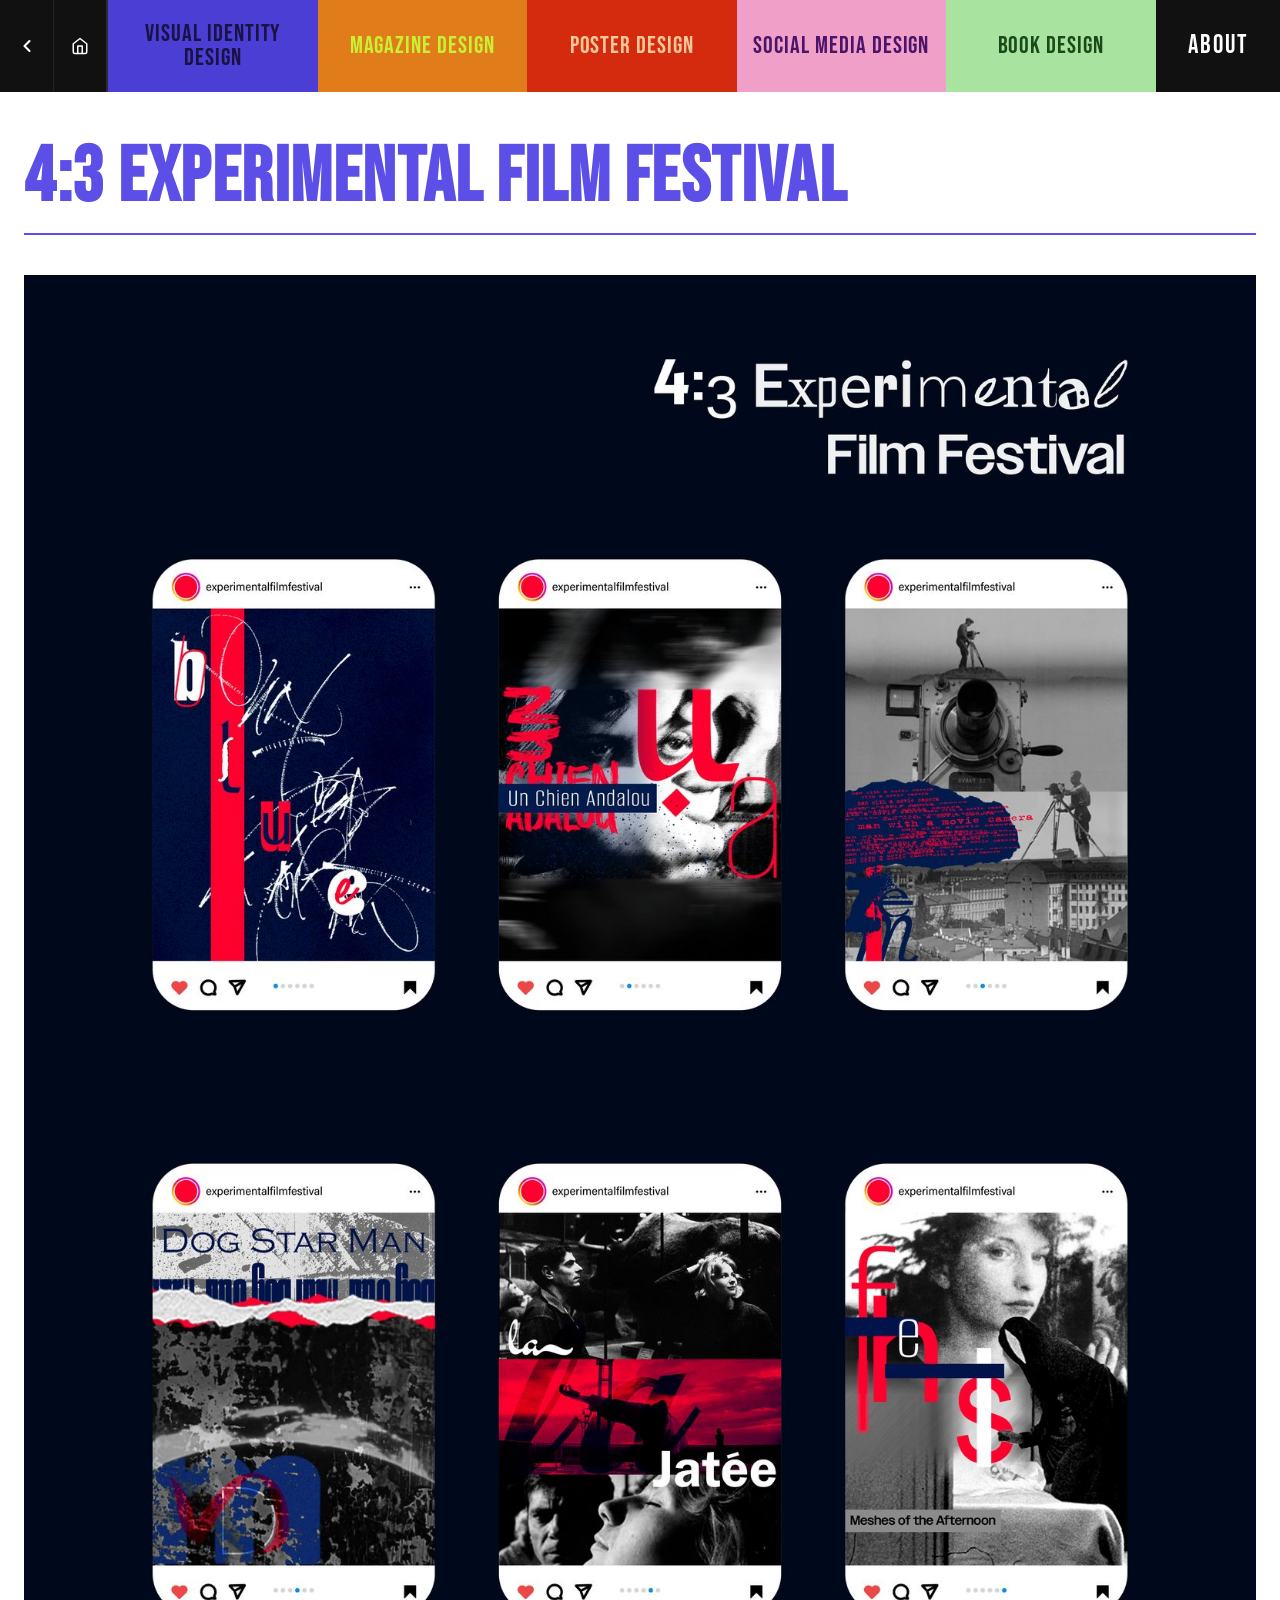
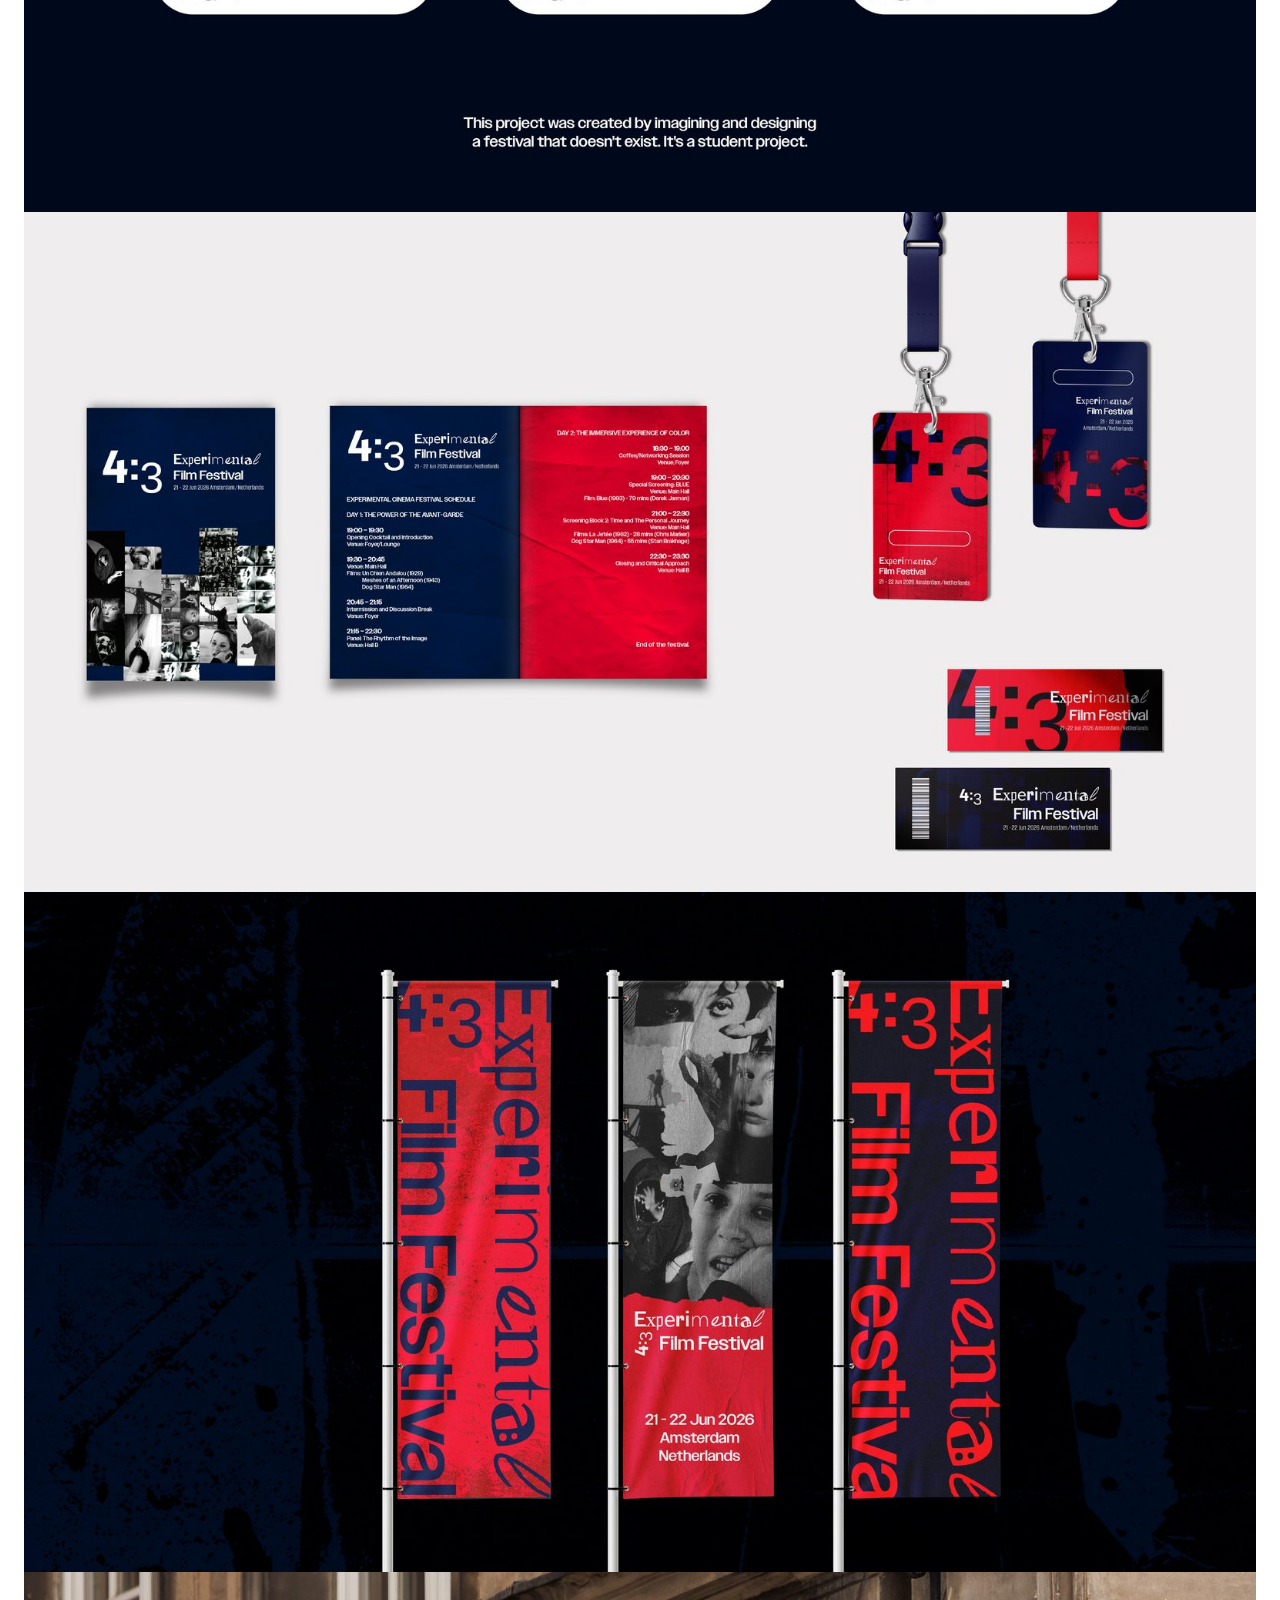
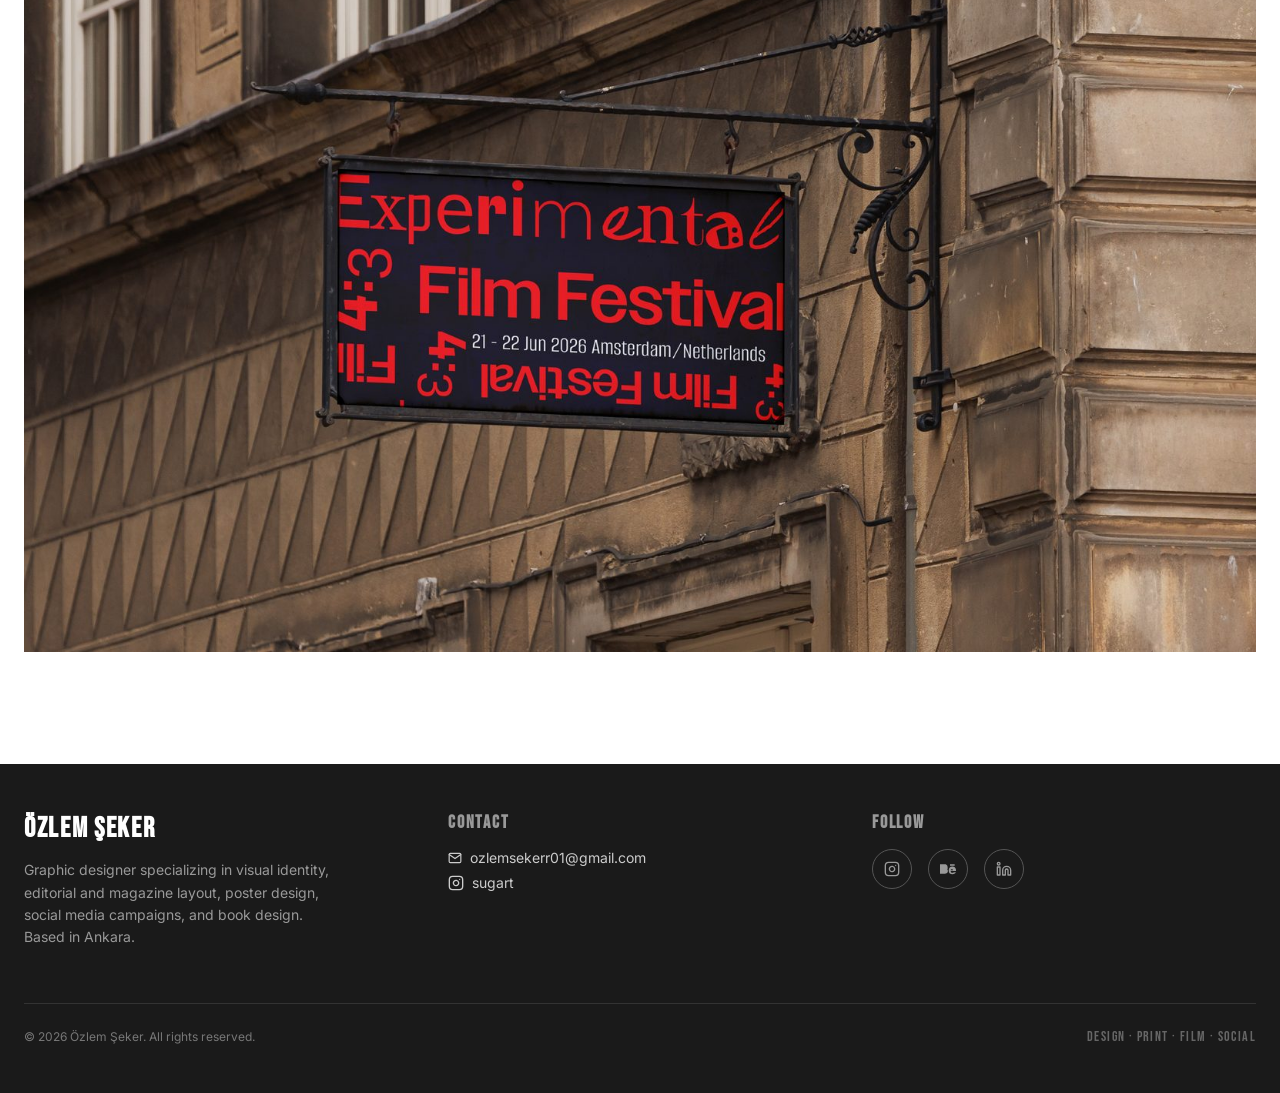
<file: project-film-festival.html>
<!DOCTYPE html>
<html lang="en">
<head>
  <meta charset="UTF-8" />
  <meta name="viewport" content="width=device-width, initial-scale=1.0" />
  <title>4:3 Experimental Film Festival — Özlem Şeker</title>
  <meta name="description" content="Özlem Şeker — graphic design portfolio: visual identity, editorial, poster, social media and book design." />
  <link rel="stylesheet" href="css/style.css" />
  
</head>
<body>
<nav class="site-nav">
  <div class="nav-utility">
    <button type="button" data-back aria-label="Back"><svg width="20" height="20" viewBox="0 0 24 24" fill="none" stroke="currentColor" stroke-width="2.5" stroke-linecap="round" stroke-linejoin="round"><polyline points="15 18 9 12 15 6"></polyline></svg></button>
    <a href="index.html" aria-label="Home"><svg width="18" height="18" viewBox="0 0 24 24" fill="none" stroke="currentColor" stroke-width="2" stroke-linecap="round" stroke-linejoin="round"><path d="M3 9l9-7 9 7v11a2 2 0 0 1-2 2H5a2 2 0 0 1-2-2z"></path><polyline points="9 22 9 12 15 12 15 22"></polyline></svg></a>
  </div>
  <a href="visual-identity.html" class="nav-category nav-film is-active">VISUAL IDENTITY DESIGN</a>
  <a href="magazine.html" class="nav-category nav-magazine">MAGAZINE DESIGN</a>
  <a href="poster.html" class="nav-category nav-poster">POSTER DESIGN</a>
  <a href="social.html" class="nav-category nav-social">SOCIAL MEDIA DESIGN</a>
  <a href="book.html" class="nav-category nav-book">BOOK DESIGN</a>
  <a href="about.html" class="nav-category nav-about">ABOUT</a>
</nav>
<main>
  <div class="section-header title-film">
    <h1 class="section-title">4:3 EXPERIMENTAL FILM FESTIVAL</h1>
  </div>
  <div class="image-stack">
    <img src="images/film-01.jpg" alt="4:3 Experimental Film Festival — Social Campaign" />
    <img src="images/film-02.jpg" alt="4:3 Experimental Film Festival — Print Collateral" />
    <img src="images/film-03.jpg" alt="4:3 Experimental Film Festival — Banner System" />
    <img src="images/film-04.jpg" alt="4:3 Experimental Film Festival — Street Signage" />
  </div>
</main>
<footer class="site-footer">
  <div class="footer-inner">
    <div class="footer-grid">
      <div>
        <h3 class="footer-title">ÖZLEM ŞEKER</h3>
        <p class="footer-desc">Graphic designer specializing in visual identity, editorial and magazine layout, poster design, social media campaigns, and book design. Based in Ankara.</p>
      </div>
      <div>
        <h4 class="footer-heading">CONTACT</h4>
        <ul class="footer-list">
          <li><a href="mailto:ozlemsekerr01@gmail.com"><svg width="14" height="14" viewBox="0 0 24 24" fill="none" stroke="currentColor" stroke-width="2" stroke-linecap="round" stroke-linejoin="round"><path d="M4 4h16c1.1 0 2 .9 2 2v12c0 1.1-.9 2-2 2H4c-1.1 0-2-.9-2-2V6c0-1.1.9-2 2-2z"></path><polyline points="22,6 12,13 2,6"></polyline></svg> ozlemsekerr01@gmail.com</a></li>
          <li><a href="https://www.instagram.com/sugart.design" target="_blank" rel="noopener noreferrer"><svg width="16" height="16" viewBox="0 0 24 24" fill="none" stroke="currentColor" stroke-width="2" stroke-linecap="round" stroke-linejoin="round"><rect x="2" y="2" width="20" height="20" rx="5" ry="5"></rect><path d="M16 11.37A4 4 0 1 1 12.63 8 4 4 0 0 1 16 11.37z"></path><line x1="17.5" y1="6.5" x2="17.51" y2="6.5"></line></svg> sugart</a></li>
        </ul>
      </div>
      <div>
        <h4 class="footer-heading">FOLLOW</h4>
        <div class="social-icons">
          <a class="social-icon" href="https://www.instagram.com/sugart.design" target="_blank" rel="noopener noreferrer" aria-label="Instagram"><svg width="16" height="16" viewBox="0 0 24 24" fill="none" stroke="currentColor" stroke-width="2" stroke-linecap="round" stroke-linejoin="round"><rect x="2" y="2" width="20" height="20" rx="5" ry="5"></rect><path d="M16 11.37A4 4 0 1 1 12.63 8 4 4 0 0 1 16 11.37z"></path><line x1="17.5" y1="6.5" x2="17.51" y2="6.5"></line></svg></a>
          <a class="social-icon" href="https://www.behance.net/zlemeker" target="_blank" rel="noopener noreferrer" aria-label="Behance"><svg width="16" height="16" viewBox="0 0 24 24" fill="currentColor"><path d="M22 7h-7V5h7v2zm1.726 10c-.442 1.297-2.029 3-5.101 3-3.074 0-5.564-1.729-5.564-5.675 0-3.91 2.325-5.92 5.466-5.92 3.082 0 4.964 1.782 5.375 4.426.078.506.109 1.188.095 2.14H15.97c.13 3.211 3.483 3.312 4.588 2.029H23.726zm-7.726-3h3.543c-.073-1.073-.648-1.743-1.769-1.743-1.23 0-1.77.896-1.774 1.743zM8 11.859h2.436c.799 0 1.364-.43 1.364-1.273 0-.938-.565-1.37-1.364-1.37H8v2.643zm3.5 4.226c0-1.083-.671-1.591-1.672-1.591H8v3.182h1.828C11.279 17.676 11.5 17.008 11.5 16.085zM0 5v14h7.262c2.455 0 4.588-1.346 4.588-3.967 0-1.769-.781-2.726-2.138-3.262 1.007-.608 1.638-1.597 1.638-2.953C11.35 6.354 9.464 5 7.087 5H0z"/></svg></a>
          <a class="social-icon" href="https://www.linkedin.com/in/özlemşeker/" target="_blank" rel="noopener noreferrer" aria-label="LinkedIn"><svg width="16" height="16" viewBox="0 0 24 24" fill="none" stroke="currentColor" stroke-width="2" stroke-linecap="round" stroke-linejoin="round"><path d="M16 8a6 6 0 0 1 6 6v7h-4v-7a2 2 0 0 0-2-2 2 2 0 0 0-2 2v7h-4v-7a6 6 0 0 1 6-6z"></path><rect x="2" y="9" width="4" height="12"></rect><circle cx="4" cy="4" r="2"></circle></svg></a>
        </div>
      </div>
    </div>
    <div class="footer-bottom">
      <span>© 2026 Özlem Şeker. All rights reserved.</span>
      <span class="footer-tagline">DESIGN · PRINT · FILM · SOCIAL</span>
    </div>
  </div>
</footer>
<script src="js/script.js"></script>
</body>
</html>
</file>
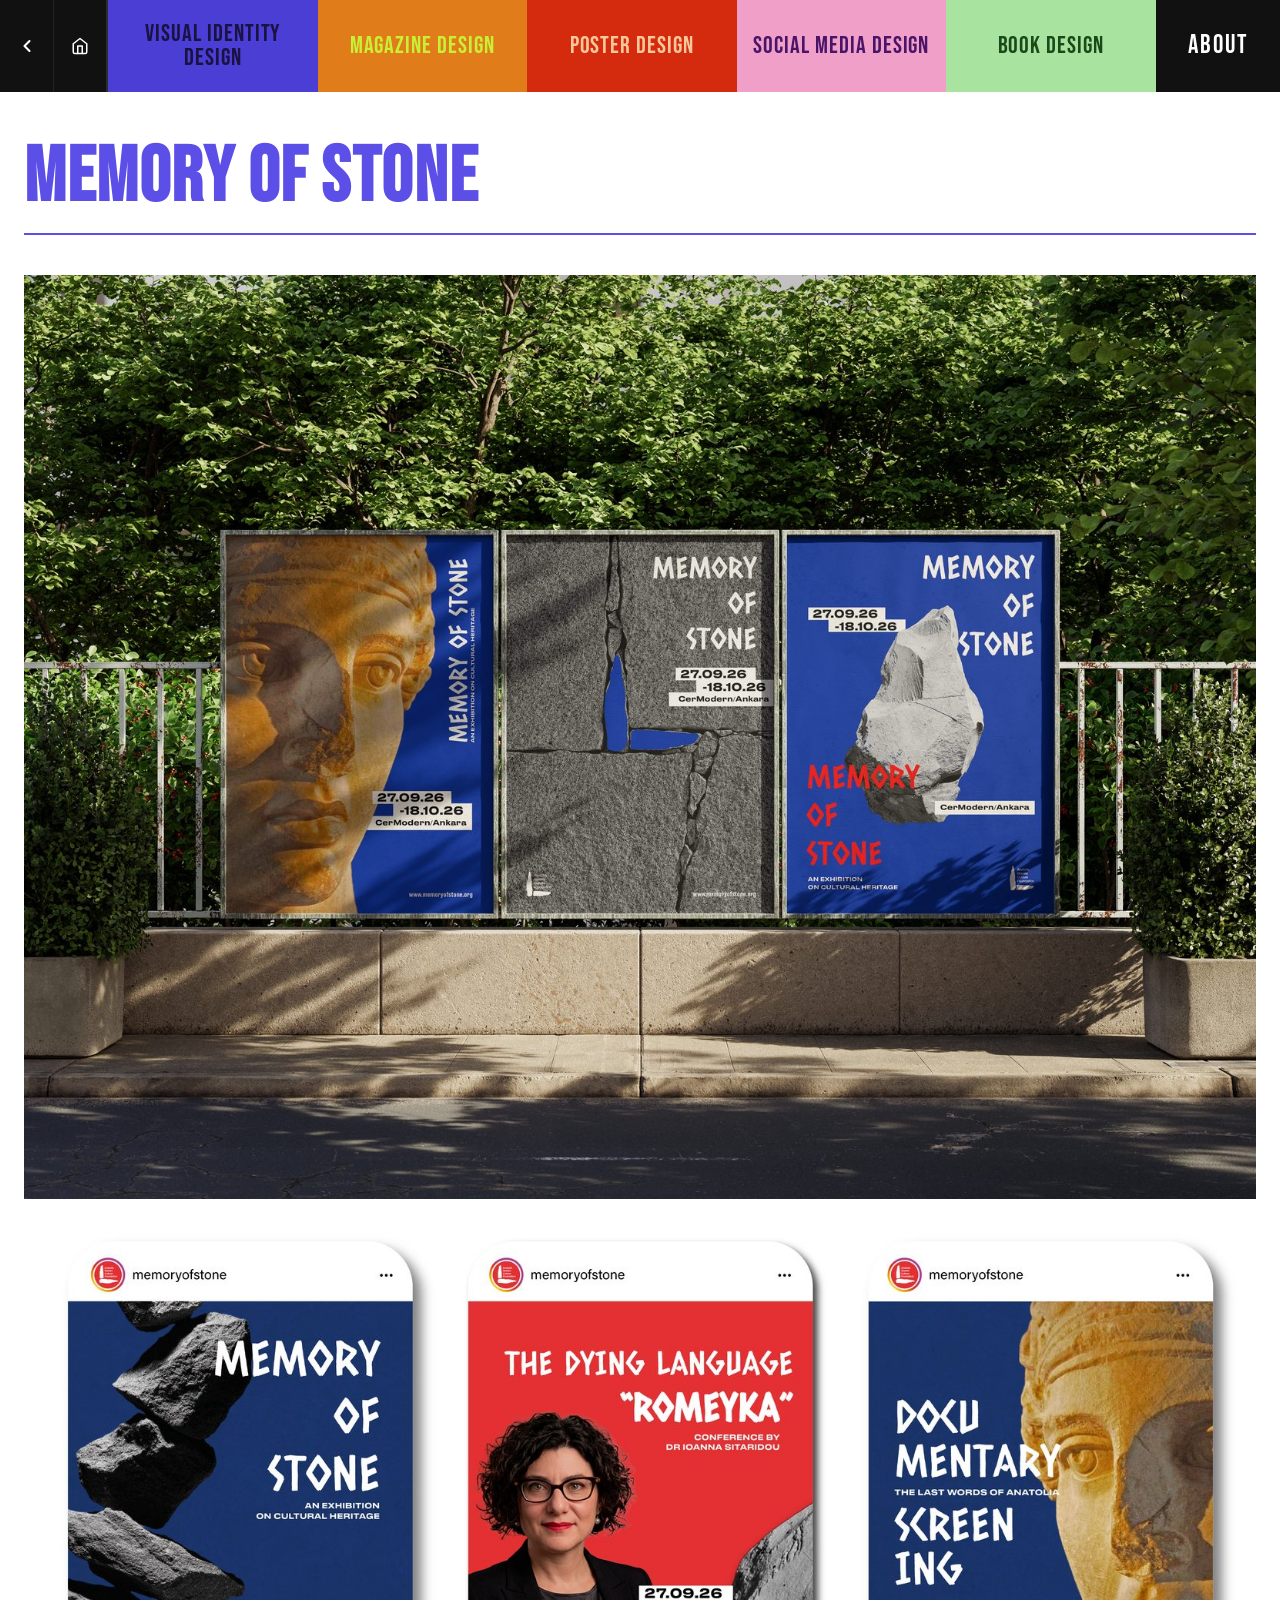
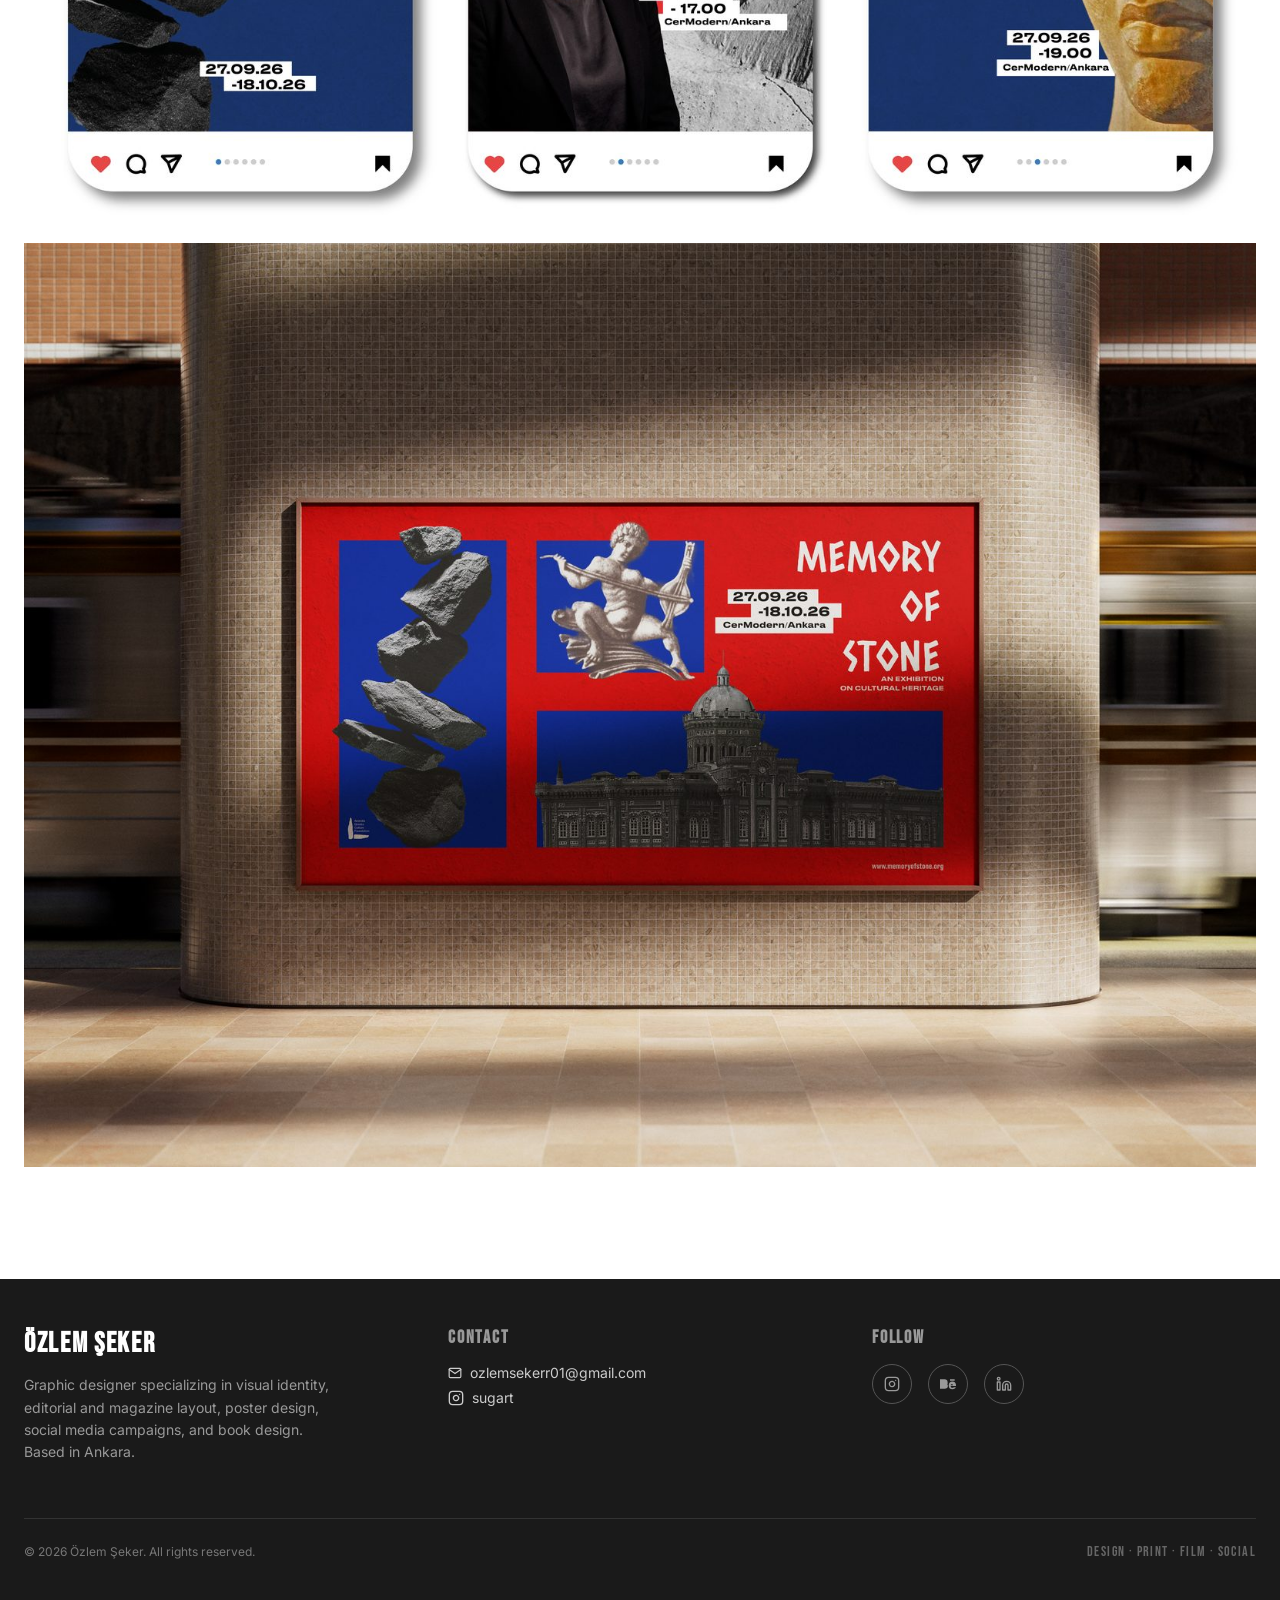
<file: project-memory-of-stone.html>
<!DOCTYPE html>
<html lang="en">
<head>
  <meta charset="UTF-8" />
  <meta name="viewport" content="width=device-width, initial-scale=1.0" />
  <title>Memory of Stone — Özlem Şeker</title>
  <meta name="description" content="Özlem Şeker — graphic design portfolio: visual identity, editorial, poster, social media and book design." />
  <link rel="stylesheet" href="css/style.css" />
  
</head>
<body>
<nav class="site-nav">
  <div class="nav-utility">
    <button type="button" data-back aria-label="Back"><svg width="20" height="20" viewBox="0 0 24 24" fill="none" stroke="currentColor" stroke-width="2.5" stroke-linecap="round" stroke-linejoin="round"><polyline points="15 18 9 12 15 6"></polyline></svg></button>
    <a href="index.html" aria-label="Home"><svg width="18" height="18" viewBox="0 0 24 24" fill="none" stroke="currentColor" stroke-width="2" stroke-linecap="round" stroke-linejoin="round"><path d="M3 9l9-7 9 7v11a2 2 0 0 1-2 2H5a2 2 0 0 1-2-2z"></path><polyline points="9 22 9 12 15 12 15 22"></polyline></svg></a>
  </div>
  <a href="visual-identity.html" class="nav-category nav-film is-active">VISUAL IDENTITY DESIGN</a>
  <a href="magazine.html" class="nav-category nav-magazine">MAGAZINE DESIGN</a>
  <a href="poster.html" class="nav-category nav-poster">POSTER DESIGN</a>
  <a href="social.html" class="nav-category nav-social">SOCIAL MEDIA DESIGN</a>
  <a href="book.html" class="nav-category nav-book">BOOK DESIGN</a>
  <a href="about.html" class="nav-category nav-about">ABOUT</a>
</nav>
<main>
  <div class="section-header title-film">
    <h1 class="section-title">MEMORY OF STONE</h1>
  </div>
  <div class="image-stack">
    <img src="images/stone-01.jpg" alt="Memory of Stone — Poster Series" />
    <img src="images/stone-02.jpg" alt="Memory of Stone — Social Post" />
    <img src="images/stone-03.jpg" alt="Memory of Stone — Billboard Mockup" />
  </div>
</main>
<footer class="site-footer">
  <div class="footer-inner">
    <div class="footer-grid">
      <div>
        <h3 class="footer-title">ÖZLEM ŞEKER</h3>
        <p class="footer-desc">Graphic designer specializing in visual identity, editorial and magazine layout, poster design, social media campaigns, and book design. Based in Ankara.</p>
      </div>
      <div>
        <h4 class="footer-heading">CONTACT</h4>
        <ul class="footer-list">
          <li><a href="mailto:ozlemsekerr01@gmail.com"><svg width="14" height="14" viewBox="0 0 24 24" fill="none" stroke="currentColor" stroke-width="2" stroke-linecap="round" stroke-linejoin="round"><path d="M4 4h16c1.1 0 2 .9 2 2v12c0 1.1-.9 2-2 2H4c-1.1 0-2-.9-2-2V6c0-1.1.9-2 2-2z"></path><polyline points="22,6 12,13 2,6"></polyline></svg> ozlemsekerr01@gmail.com</a></li>
          <li><a href="https://www.instagram.com/sugart.design" target="_blank" rel="noopener noreferrer"><svg width="16" height="16" viewBox="0 0 24 24" fill="none" stroke="currentColor" stroke-width="2" stroke-linecap="round" stroke-linejoin="round"><rect x="2" y="2" width="20" height="20" rx="5" ry="5"></rect><path d="M16 11.37A4 4 0 1 1 12.63 8 4 4 0 0 1 16 11.37z"></path><line x1="17.5" y1="6.5" x2="17.51" y2="6.5"></line></svg> sugart</a></li>
        </ul>
      </div>
      <div>
        <h4 class="footer-heading">FOLLOW</h4>
        <div class="social-icons">
          <a class="social-icon" href="https://www.instagram.com/sugart.design" target="_blank" rel="noopener noreferrer" aria-label="Instagram"><svg width="16" height="16" viewBox="0 0 24 24" fill="none" stroke="currentColor" stroke-width="2" stroke-linecap="round" stroke-linejoin="round"><rect x="2" y="2" width="20" height="20" rx="5" ry="5"></rect><path d="M16 11.37A4 4 0 1 1 12.63 8 4 4 0 0 1 16 11.37z"></path><line x1="17.5" y1="6.5" x2="17.51" y2="6.5"></line></svg></a>
          <a class="social-icon" href="https://www.behance.net/zlemeker" target="_blank" rel="noopener noreferrer" aria-label="Behance"><svg width="16" height="16" viewBox="0 0 24 24" fill="currentColor"><path d="M22 7h-7V5h7v2zm1.726 10c-.442 1.297-2.029 3-5.101 3-3.074 0-5.564-1.729-5.564-5.675 0-3.91 2.325-5.92 5.466-5.92 3.082 0 4.964 1.782 5.375 4.426.078.506.109 1.188.095 2.14H15.97c.13 3.211 3.483 3.312 4.588 2.029H23.726zm-7.726-3h3.543c-.073-1.073-.648-1.743-1.769-1.743-1.23 0-1.77.896-1.774 1.743zM8 11.859h2.436c.799 0 1.364-.43 1.364-1.273 0-.938-.565-1.37-1.364-1.37H8v2.643zm3.5 4.226c0-1.083-.671-1.591-1.672-1.591H8v3.182h1.828C11.279 17.676 11.5 17.008 11.5 16.085zM0 5v14h7.262c2.455 0 4.588-1.346 4.588-3.967 0-1.769-.781-2.726-2.138-3.262 1.007-.608 1.638-1.597 1.638-2.953C11.35 6.354 9.464 5 7.087 5H0z"/></svg></a>
          <a class="social-icon" href="https://www.linkedin.com/in/özlemşeker/" target="_blank" rel="noopener noreferrer" aria-label="LinkedIn"><svg width="16" height="16" viewBox="0 0 24 24" fill="none" stroke="currentColor" stroke-width="2" stroke-linecap="round" stroke-linejoin="round"><path d="M16 8a6 6 0 0 1 6 6v7h-4v-7a2 2 0 0 0-2-2 2 2 0 0 0-2 2v7h-4v-7a6 6 0 0 1 6-6z"></path><rect x="2" y="9" width="4" height="12"></rect><circle cx="4" cy="4" r="2"></circle></svg></a>
        </div>
      </div>
    </div>
    <div class="footer-bottom">
      <span>© 2026 Özlem Şeker. All rights reserved.</span>
      <span class="footer-tagline">DESIGN · PRINT · FILM · SOCIAL</span>
    </div>
  </div>
</footer>
<script src="js/script.js"></script>
</body>
</html>
</file>
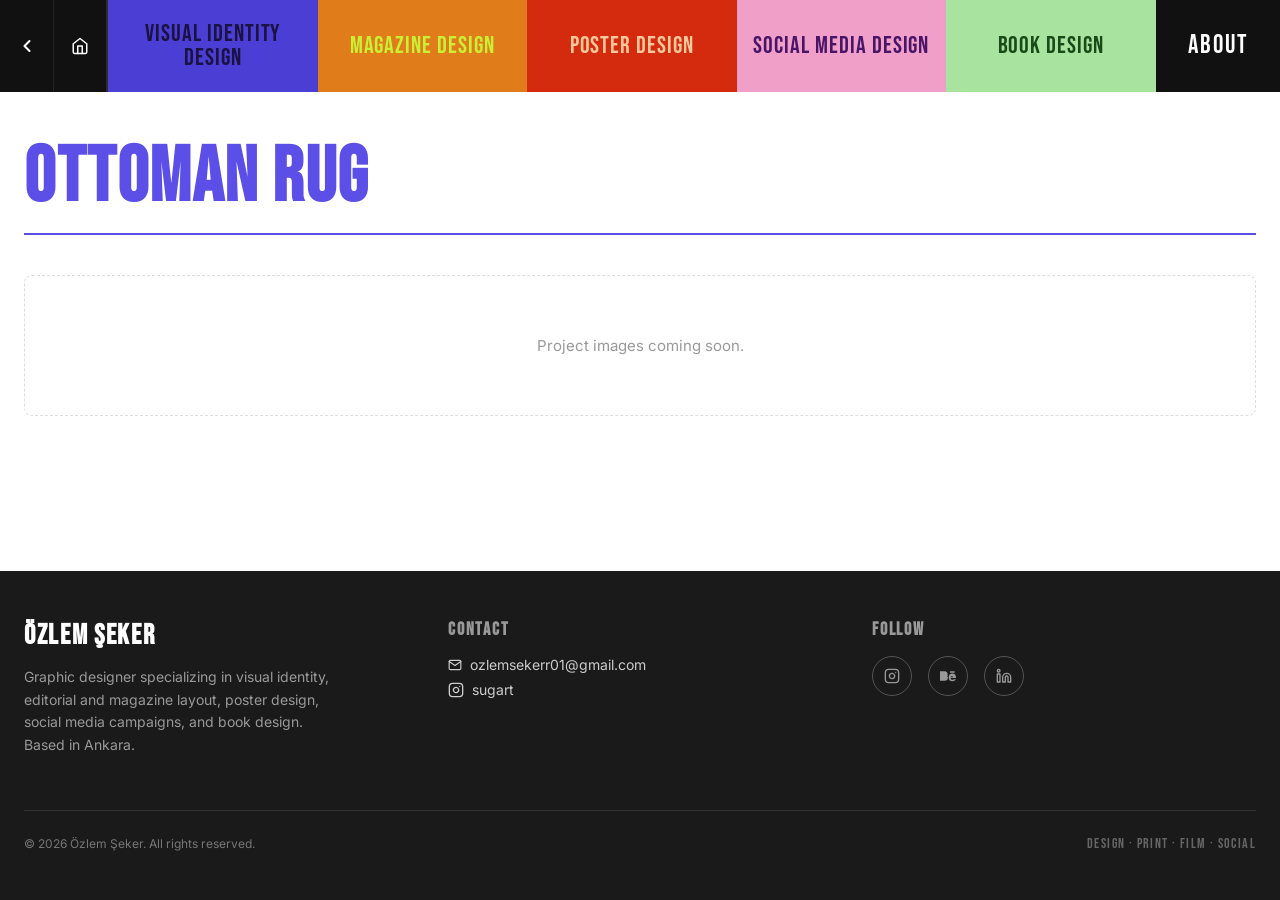
<file: project-ottoman-rug.html>
<!DOCTYPE html>
<html lang="en">
<head>
  <meta charset="UTF-8" />
  <meta name="viewport" content="width=device-width, initial-scale=1.0" />
  <title>Ottoman Rug — Özlem Şeker</title>
  <meta name="description" content="Özlem Şeker — graphic design portfolio: visual identity, editorial, poster, social media and book design." />
  <link rel="stylesheet" href="css/style.css" />
  
</head>
<body>
<nav class="site-nav">
  <div class="nav-utility">
    <button type="button" data-back aria-label="Back"><svg width="20" height="20" viewBox="0 0 24 24" fill="none" stroke="currentColor" stroke-width="2.5" stroke-linecap="round" stroke-linejoin="round"><polyline points="15 18 9 12 15 6"></polyline></svg></button>
    <a href="index.html" aria-label="Home"><svg width="18" height="18" viewBox="0 0 24 24" fill="none" stroke="currentColor" stroke-width="2" stroke-linecap="round" stroke-linejoin="round"><path d="M3 9l9-7 9 7v11a2 2 0 0 1-2 2H5a2 2 0 0 1-2-2z"></path><polyline points="9 22 9 12 15 12 15 22"></polyline></svg></a>
  </div>
  <a href="visual-identity.html" class="nav-category nav-film is-active">VISUAL IDENTITY DESIGN</a>
  <a href="magazine.html" class="nav-category nav-magazine">MAGAZINE DESIGN</a>
  <a href="poster.html" class="nav-category nav-poster">POSTER DESIGN</a>
  <a href="social.html" class="nav-category nav-social">SOCIAL MEDIA DESIGN</a>
  <a href="book.html" class="nav-category nav-book">BOOK DESIGN</a>
  <a href="about.html" class="nav-category nav-about">ABOUT</a>
</nav>
<main>
  <div class="section-header title-film">
    <h1 class="section-title">OTTOMAN RUG</h1>
  </div>
  <div class="empty-note">Project images coming soon.</div>
</main>
<footer class="site-footer">
  <div class="footer-inner">
    <div class="footer-grid">
      <div>
        <h3 class="footer-title">ÖZLEM ŞEKER</h3>
        <p class="footer-desc">Graphic designer specializing in visual identity, editorial and magazine layout, poster design, social media campaigns, and book design. Based in Ankara.</p>
      </div>
      <div>
        <h4 class="footer-heading">CONTACT</h4>
        <ul class="footer-list">
          <li><a href="mailto:ozlemsekerr01@gmail.com"><svg width="14" height="14" viewBox="0 0 24 24" fill="none" stroke="currentColor" stroke-width="2" stroke-linecap="round" stroke-linejoin="round"><path d="M4 4h16c1.1 0 2 .9 2 2v12c0 1.1-.9 2-2 2H4c-1.1 0-2-.9-2-2V6c0-1.1.9-2 2-2z"></path><polyline points="22,6 12,13 2,6"></polyline></svg> ozlemsekerr01@gmail.com</a></li>
          <li><a href="https://www.instagram.com/sugart.design" target="_blank" rel="noopener noreferrer"><svg width="16" height="16" viewBox="0 0 24 24" fill="none" stroke="currentColor" stroke-width="2" stroke-linecap="round" stroke-linejoin="round"><rect x="2" y="2" width="20" height="20" rx="5" ry="5"></rect><path d="M16 11.37A4 4 0 1 1 12.63 8 4 4 0 0 1 16 11.37z"></path><line x1="17.5" y1="6.5" x2="17.51" y2="6.5"></line></svg> sugart</a></li>
        </ul>
      </div>
      <div>
        <h4 class="footer-heading">FOLLOW</h4>
        <div class="social-icons">
          <a class="social-icon" href="https://www.instagram.com/sugart.design" target="_blank" rel="noopener noreferrer" aria-label="Instagram"><svg width="16" height="16" viewBox="0 0 24 24" fill="none" stroke="currentColor" stroke-width="2" stroke-linecap="round" stroke-linejoin="round"><rect x="2" y="2" width="20" height="20" rx="5" ry="5"></rect><path d="M16 11.37A4 4 0 1 1 12.63 8 4 4 0 0 1 16 11.37z"></path><line x1="17.5" y1="6.5" x2="17.51" y2="6.5"></line></svg></a>
          <a class="social-icon" href="https://www.behance.net/zlemeker" target="_blank" rel="noopener noreferrer" aria-label="Behance"><svg width="16" height="16" viewBox="0 0 24 24" fill="currentColor"><path d="M22 7h-7V5h7v2zm1.726 10c-.442 1.297-2.029 3-5.101 3-3.074 0-5.564-1.729-5.564-5.675 0-3.91 2.325-5.92 5.466-5.92 3.082 0 4.964 1.782 5.375 4.426.078.506.109 1.188.095 2.14H15.97c.13 3.211 3.483 3.312 4.588 2.029H23.726zm-7.726-3h3.543c-.073-1.073-.648-1.743-1.769-1.743-1.23 0-1.77.896-1.774 1.743zM8 11.859h2.436c.799 0 1.364-.43 1.364-1.273 0-.938-.565-1.37-1.364-1.37H8v2.643zm3.5 4.226c0-1.083-.671-1.591-1.672-1.591H8v3.182h1.828C11.279 17.676 11.5 17.008 11.5 16.085zM0 5v14h7.262c2.455 0 4.588-1.346 4.588-3.967 0-1.769-.781-2.726-2.138-3.262 1.007-.608 1.638-1.597 1.638-2.953C11.35 6.354 9.464 5 7.087 5H0z"/></svg></a>
          <a class="social-icon" href="https://www.linkedin.com/in/özlemşeker/" target="_blank" rel="noopener noreferrer" aria-label="LinkedIn"><svg width="16" height="16" viewBox="0 0 24 24" fill="none" stroke="currentColor" stroke-width="2" stroke-linecap="round" stroke-linejoin="round"><path d="M16 8a6 6 0 0 1 6 6v7h-4v-7a2 2 0 0 0-2-2 2 2 0 0 0-2 2v7h-4v-7a6 6 0 0 1 6-6z"></path><rect x="2" y="9" width="4" height="12"></rect><circle cx="4" cy="4" r="2"></circle></svg></a>
        </div>
      </div>
    </div>
    <div class="footer-bottom">
      <span>© 2026 Özlem Şeker. All rights reserved.</span>
      <span class="footer-tagline">DESIGN · PRINT · FILM · SOCIAL</span>
    </div>
  </div>
</footer>
<script src="js/script.js"></script>
</body>
</html>
</file>
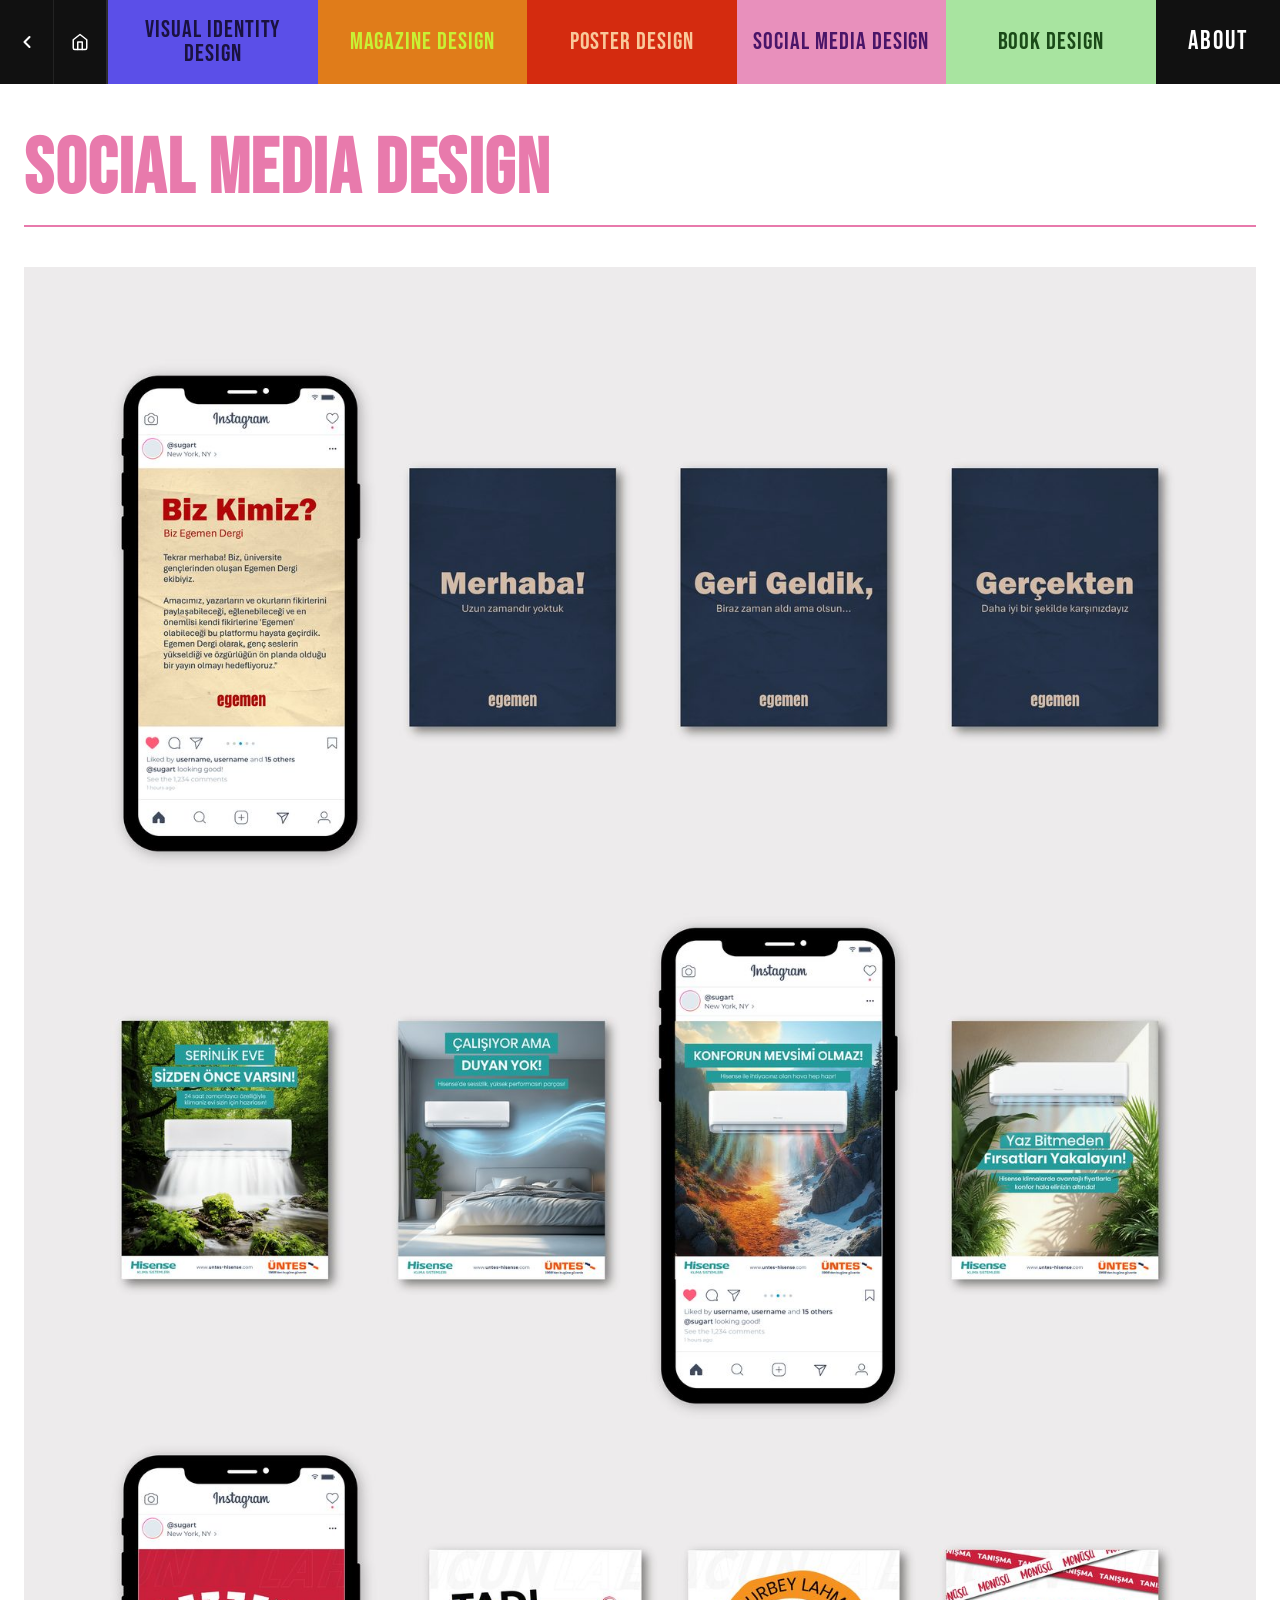
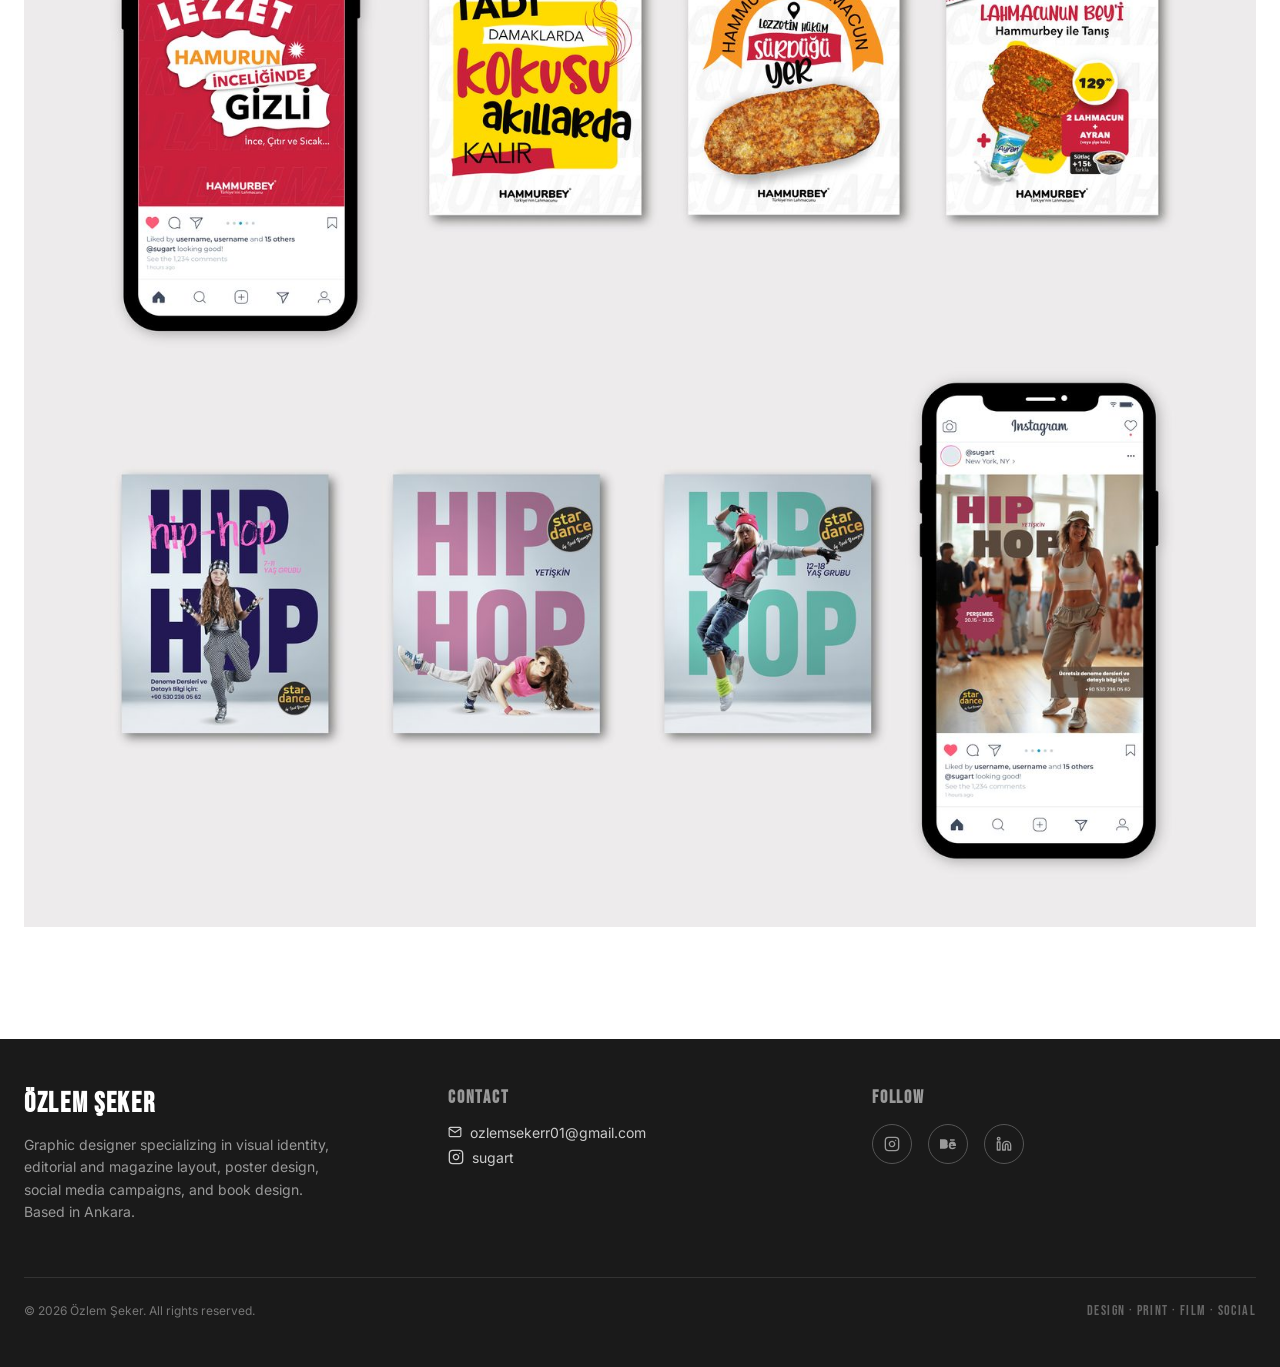
<file: social.html>
<!DOCTYPE html>
<html lang="en">
<head>
  <meta charset="UTF-8" />
  <meta name="viewport" content="width=device-width, initial-scale=1.0" />
  <title>Social Media Design — Özlem Şeker</title>
  <meta name="description" content="Özlem Şeker — graphic design portfolio: visual identity, editorial, poster, social media and book design." />
  <link rel="stylesheet" href="css/style.css" />
  
</head>
<body>
<nav class="site-nav">
  <div class="nav-utility">
    <button type="button" data-back aria-label="Back"><svg width="20" height="20" viewBox="0 0 24 24" fill="none" stroke="currentColor" stroke-width="2.5" stroke-linecap="round" stroke-linejoin="round"><polyline points="15 18 9 12 15 6"></polyline></svg></button>
    <a href="index.html" aria-label="Home"><svg width="18" height="18" viewBox="0 0 24 24" fill="none" stroke="currentColor" stroke-width="2" stroke-linecap="round" stroke-linejoin="round"><path d="M3 9l9-7 9 7v11a2 2 0 0 1-2 2H5a2 2 0 0 1-2-2z"></path><polyline points="9 22 9 12 15 12 15 22"></polyline></svg></a>
  </div>
  <a href="visual-identity.html" class="nav-category nav-film">VISUAL IDENTITY DESIGN</a>
  <a href="magazine.html" class="nav-category nav-magazine">MAGAZINE DESIGN</a>
  <a href="poster.html" class="nav-category nav-poster">POSTER DESIGN</a>
  <a href="social.html" class="nav-category nav-social is-active">SOCIAL MEDIA DESIGN</a>
  <a href="book.html" class="nav-category nav-book">BOOK DESIGN</a>
  <a href="about.html" class="nav-category nav-about">ABOUT</a>
</nav>
<main>
  <div class="section-header title-social">
    <h1 class="section-title">SOCIAL MEDIA DESIGN</h1>
  </div>
  <div class="image-stack">
    <img src="images/social-01.jpg" alt="Social Media Design — 01" />
  </div>
</main>
<footer class="site-footer">
  <div class="footer-inner">
    <div class="footer-grid">
      <div>
        <h3 class="footer-title">ÖZLEM ŞEKER</h3>
        <p class="footer-desc">Graphic designer specializing in visual identity, editorial and magazine layout, poster design, social media campaigns, and book design. Based in Ankara.</p>
      </div>
      <div>
        <h4 class="footer-heading">CONTACT</h4>
        <ul class="footer-list">
          <li><a href="mailto:ozlemsekerr01@gmail.com"><svg width="14" height="14" viewBox="0 0 24 24" fill="none" stroke="currentColor" stroke-width="2" stroke-linecap="round" stroke-linejoin="round"><path d="M4 4h16c1.1 0 2 .9 2 2v12c0 1.1-.9 2-2 2H4c-1.1 0-2-.9-2-2V6c0-1.1.9-2 2-2z"></path><polyline points="22,6 12,13 2,6"></polyline></svg> ozlemsekerr01@gmail.com</a></li>
          <li><a href="https://www.instagram.com/sugart.design" target="_blank" rel="noopener noreferrer"><svg width="16" height="16" viewBox="0 0 24 24" fill="none" stroke="currentColor" stroke-width="2" stroke-linecap="round" stroke-linejoin="round"><rect x="2" y="2" width="20" height="20" rx="5" ry="5"></rect><path d="M16 11.37A4 4 0 1 1 12.63 8 4 4 0 0 1 16 11.37z"></path><line x1="17.5" y1="6.5" x2="17.51" y2="6.5"></line></svg> sugart</a></li>
        </ul>
      </div>
      <div>
        <h4 class="footer-heading">FOLLOW</h4>
        <div class="social-icons">
          <a class="social-icon" href="https://www.instagram.com/sugart.design" target="_blank" rel="noopener noreferrer" aria-label="Instagram"><svg width="16" height="16" viewBox="0 0 24 24" fill="none" stroke="currentColor" stroke-width="2" stroke-linecap="round" stroke-linejoin="round"><rect x="2" y="2" width="20" height="20" rx="5" ry="5"></rect><path d="M16 11.37A4 4 0 1 1 12.63 8 4 4 0 0 1 16 11.37z"></path><line x1="17.5" y1="6.5" x2="17.51" y2="6.5"></line></svg></a>
          <a class="social-icon" href="https://www.behance.net/zlemeker" target="_blank" rel="noopener noreferrer" aria-label="Behance"><svg width="16" height="16" viewBox="0 0 24 24" fill="currentColor"><path d="M22 7h-7V5h7v2zm1.726 10c-.442 1.297-2.029 3-5.101 3-3.074 0-5.564-1.729-5.564-5.675 0-3.91 2.325-5.92 5.466-5.92 3.082 0 4.964 1.782 5.375 4.426.078.506.109 1.188.095 2.14H15.97c.13 3.211 3.483 3.312 4.588 2.029H23.726zm-7.726-3h3.543c-.073-1.073-.648-1.743-1.769-1.743-1.23 0-1.77.896-1.774 1.743zM8 11.859h2.436c.799 0 1.364-.43 1.364-1.273 0-.938-.565-1.37-1.364-1.37H8v2.643zm3.5 4.226c0-1.083-.671-1.591-1.672-1.591H8v3.182h1.828C11.279 17.676 11.5 17.008 11.5 16.085zM0 5v14h7.262c2.455 0 4.588-1.346 4.588-3.967 0-1.769-.781-2.726-2.138-3.262 1.007-.608 1.638-1.597 1.638-2.953C11.35 6.354 9.464 5 7.087 5H0z"/></svg></a>
          <a class="social-icon" href="https://www.linkedin.com/in/özlemşeker/" target="_blank" rel="noopener noreferrer" aria-label="LinkedIn"><svg width="16" height="16" viewBox="0 0 24 24" fill="none" stroke="currentColor" stroke-width="2" stroke-linecap="round" stroke-linejoin="round"><path d="M16 8a6 6 0 0 1 6 6v7h-4v-7a2 2 0 0 0-2-2 2 2 0 0 0-2 2v7h-4v-7a6 6 0 0 1 6-6z"></path><rect x="2" y="9" width="4" height="12"></rect><circle cx="4" cy="4" r="2"></circle></svg></a>
        </div>
      </div>
    </div>
    <div class="footer-bottom">
      <span>© 2026 Özlem Şeker. All rights reserved.</span>
      <span class="footer-tagline">DESIGN · PRINT · FILM · SOCIAL</span>
    </div>
  </div>
</footer>
<script src="js/script.js"></script>
</body>
</html>
</file>
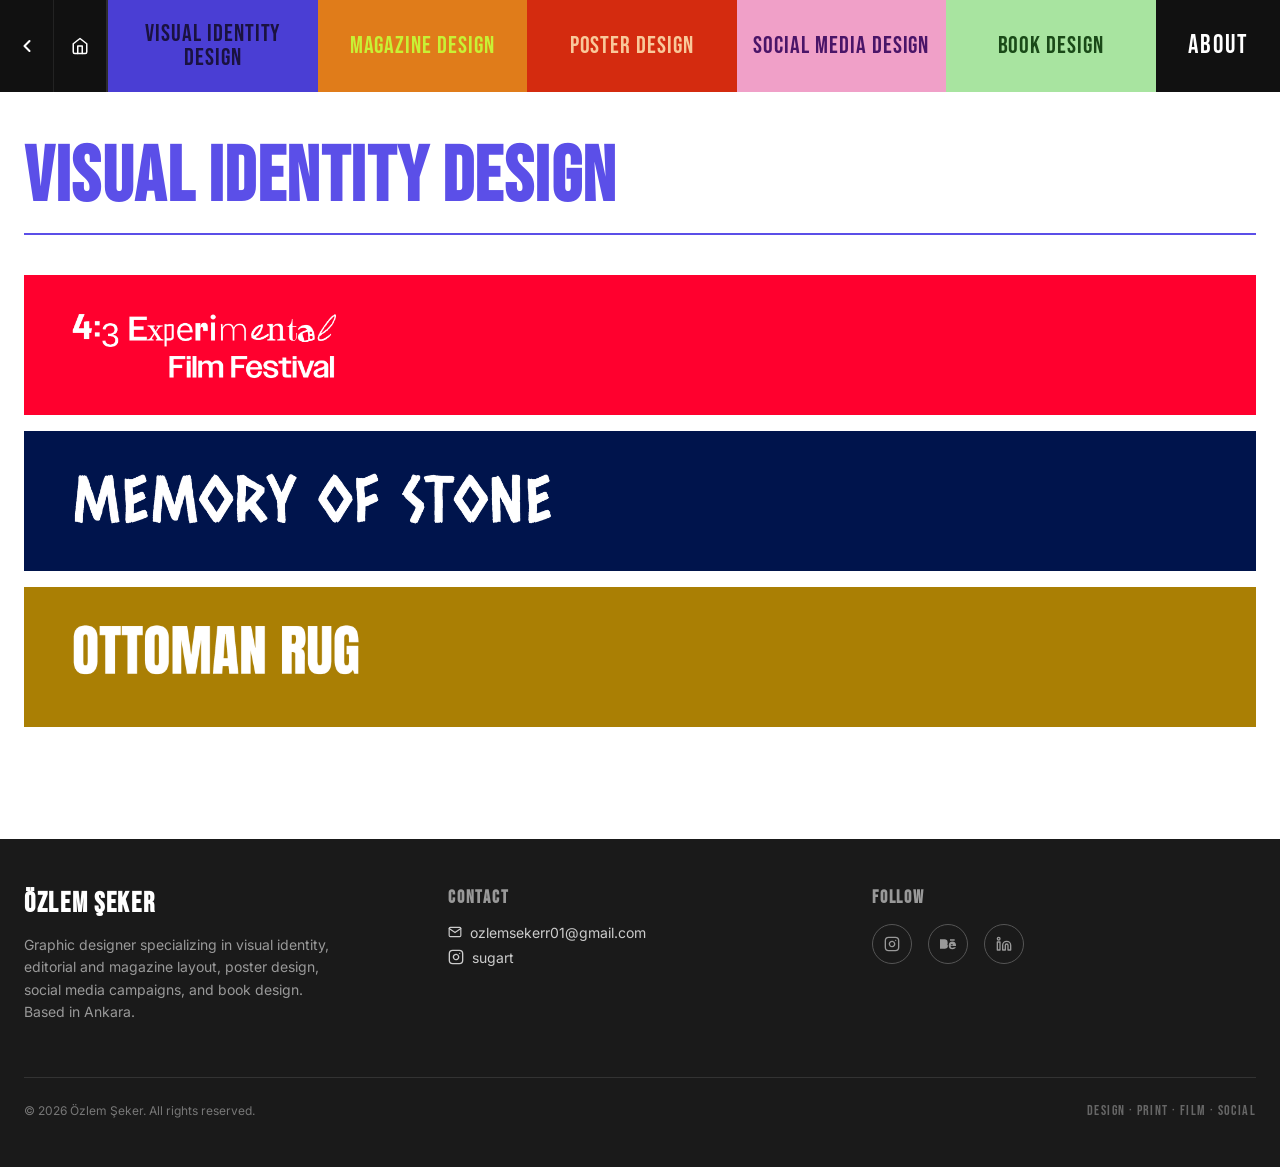
<file: visual-identity.html>
<!DOCTYPE html>
<html lang="en">
<head>
  <meta charset="UTF-8" />
  <meta name="viewport" content="width=device-width, initial-scale=1.0" />
  <title>Visual Identity Design — Özlem Şeker</title>
  <meta name="description" content="Özlem Şeker — graphic design portfolio: visual identity, editorial, poster, social media and book design." />
  <link rel="stylesheet" href="css/style.css" />
  
</head>
<body>
<nav class="site-nav">
  <div class="nav-utility">
    <button type="button" data-back aria-label="Back"><svg width="20" height="20" viewBox="0 0 24 24" fill="none" stroke="currentColor" stroke-width="2.5" stroke-linecap="round" stroke-linejoin="round"><polyline points="15 18 9 12 15 6"></polyline></svg></button>
    <a href="index.html" aria-label="Home"><svg width="18" height="18" viewBox="0 0 24 24" fill="none" stroke="currentColor" stroke-width="2" stroke-linecap="round" stroke-linejoin="round"><path d="M3 9l9-7 9 7v11a2 2 0 0 1-2 2H5a2 2 0 0 1-2-2z"></path><polyline points="9 22 9 12 15 12 15 22"></polyline></svg></a>
  </div>
  <a href="visual-identity.html" class="nav-category nav-film is-active">VISUAL IDENTITY DESIGN</a>
  <a href="magazine.html" class="nav-category nav-magazine">MAGAZINE DESIGN</a>
  <a href="poster.html" class="nav-category nav-poster">POSTER DESIGN</a>
  <a href="social.html" class="nav-category nav-social">SOCIAL MEDIA DESIGN</a>
  <a href="book.html" class="nav-category nav-book">BOOK DESIGN</a>
  <a href="about.html" class="nav-category nav-about">ABOUT</a>
</nav>
<main>
  <div class="section-header title-film">
    <h1 class="section-title">VISUAL IDENTITY DESIGN</h1>
  </div>
  <div class="project-selector">
    <a href="project-film-festival.html" class="project-card card-filmfest" aria-label="4:3 Experimental Film Festival">
      <img src="images/logo-filmfest.png" alt="4:3 Experimental Film Festival logo" />
    </a>
    <a href="project-memory-of-stone.html" class="project-card card-memorystone" aria-label="Memory of Stone">
      <img src="images/logo-memoryofstone.png" alt="Memory of Stone logo" />
    </a>
    <a href="project-ottoman-rug.html" class="project-card card-ottomanrug" aria-label="Ottoman Rug">
      <img src="images/logo-ottomanrug.png" alt="Ottoman Rug logo" />
    </a>
  </div>
</main>
<footer class="site-footer">
  <div class="footer-inner">
    <div class="footer-grid">
      <div>
        <h3 class="footer-title">ÖZLEM ŞEKER</h3>
        <p class="footer-desc">Graphic designer specializing in visual identity, editorial and magazine layout, poster design, social media campaigns, and book design. Based in Ankara.</p>
      </div>
      <div>
        <h4 class="footer-heading">CONTACT</h4>
        <ul class="footer-list">
          <li><a href="mailto:ozlemsekerr01@gmail.com"><svg width="14" height="14" viewBox="0 0 24 24" fill="none" stroke="currentColor" stroke-width="2" stroke-linecap="round" stroke-linejoin="round"><path d="M4 4h16c1.1 0 2 .9 2 2v12c0 1.1-.9 2-2 2H4c-1.1 0-2-.9-2-2V6c0-1.1.9-2 2-2z"></path><polyline points="22,6 12,13 2,6"></polyline></svg> ozlemsekerr01@gmail.com</a></li>
          <li><a href="https://www.instagram.com/sugart.design" target="_blank" rel="noopener noreferrer"><svg width="16" height="16" viewBox="0 0 24 24" fill="none" stroke="currentColor" stroke-width="2" stroke-linecap="round" stroke-linejoin="round"><rect x="2" y="2" width="20" height="20" rx="5" ry="5"></rect><path d="M16 11.37A4 4 0 1 1 12.63 8 4 4 0 0 1 16 11.37z"></path><line x1="17.5" y1="6.5" x2="17.51" y2="6.5"></line></svg> sugart</a></li>
        </ul>
      </div>
      <div>
        <h4 class="footer-heading">FOLLOW</h4>
        <div class="social-icons">
          <a class="social-icon" href="https://www.instagram.com/sugart.design" target="_blank" rel="noopener noreferrer" aria-label="Instagram"><svg width="16" height="16" viewBox="0 0 24 24" fill="none" stroke="currentColor" stroke-width="2" stroke-linecap="round" stroke-linejoin="round"><rect x="2" y="2" width="20" height="20" rx="5" ry="5"></rect><path d="M16 11.37A4 4 0 1 1 12.63 8 4 4 0 0 1 16 11.37z"></path><line x1="17.5" y1="6.5" x2="17.51" y2="6.5"></line></svg></a>
          <a class="social-icon" href="https://www.behance.net/zlemeker" target="_blank" rel="noopener noreferrer" aria-label="Behance"><svg width="16" height="16" viewBox="0 0 24 24" fill="currentColor"><path d="M22 7h-7V5h7v2zm1.726 10c-.442 1.297-2.029 3-5.101 3-3.074 0-5.564-1.729-5.564-5.675 0-3.91 2.325-5.92 5.466-5.92 3.082 0 4.964 1.782 5.375 4.426.078.506.109 1.188.095 2.14H15.97c.13 3.211 3.483 3.312 4.588 2.029H23.726zm-7.726-3h3.543c-.073-1.073-.648-1.743-1.769-1.743-1.23 0-1.77.896-1.774 1.743zM8 11.859h2.436c.799 0 1.364-.43 1.364-1.273 0-.938-.565-1.37-1.364-1.37H8v2.643zm3.5 4.226c0-1.083-.671-1.591-1.672-1.591H8v3.182h1.828C11.279 17.676 11.5 17.008 11.5 16.085zM0 5v14h7.262c2.455 0 4.588-1.346 4.588-3.967 0-1.769-.781-2.726-2.138-3.262 1.007-.608 1.638-1.597 1.638-2.953C11.35 6.354 9.464 5 7.087 5H0z"/></svg></a>
          <a class="social-icon" href="https://www.linkedin.com/in/özlemşeker/" target="_blank" rel="noopener noreferrer" aria-label="LinkedIn"><svg width="16" height="16" viewBox="0 0 24 24" fill="none" stroke="currentColor" stroke-width="2" stroke-linecap="round" stroke-linejoin="round"><path d="M16 8a6 6 0 0 1 6 6v7h-4v-7a2 2 0 0 0-2-2 2 2 0 0 0-2 2v7h-4v-7a6 6 0 0 1 6-6z"></path><rect x="2" y="9" width="4" height="12"></rect><circle cx="4" cy="4" r="2"></circle></svg></a>
        </div>
      </div>
    </div>
    <div class="footer-bottom">
      <span>© 2026 Özlem Şeker. All rights reserved.</span>
      <span class="footer-tagline">DESIGN · PRINT · FILM · SOCIAL</span>
    </div>
  </div>
</footer>
<script src="js/script.js"></script>
</body>
</html>
</file>
<file: style.css>
@import url('https://fonts.googleapis.com/css2?family=Bebas+Neue&family=Inter:wght@300;400;500;600&display=swap');

:root {
  --color-film: #5B4FE8;
  --color-film-active: #4A3ED4;
  --color-film-text: #1a1240;

  --color-magazine: #E07C1A;
  --color-magazine-active: #C96E10;
  --color-magazine-text: #C8F135;

  --color-poster: #D42B0F;
  --color-poster-active: #BF2509;
  --color-poster-text: #F9C89A;

  --color-social: #F0A0C8;
  --color-social-active: #E890BC;
  --color-social-text: #4A1568;

  --color-book: #A8E4A0;
  --color-book-active: #96D48E;
  --color-book-text: #1A4A18;

  --color-about: #111111;
  --color-about-active: #000000;

  --font-display: 'Bebas Neue', sans-serif;
  --font-body: 'Inter', sans-serif;
}

* { box-sizing: border-box; }

html, body {
  margin: 0;
  padding: 0;
  min-height: 100%;
}

body {
  font-family: var(--font-body);
  color: #1a1a1a;
  background-color: #ffffff;
  display: flex;
  flex-direction: column;
  min-height: 100vh;
}

img { max-width: 100%; display: block; }

a { color: inherit; text-decoration: none; }

/* ── NAV ── */
.site-nav {
  width: 100%;
  display: flex;
  flex-wrap: nowrap;
  overflow-x: auto;
  scrollbar-width: none;
}
.site-nav::-webkit-scrollbar { display: none; }

.nav-utility {
  display: flex;
  flex: none;
}

.nav-utility button, .nav-utility a {
  background-color: #111111;
  min-height: 60px;
  width: 54px;
  border: none;
  border-right: 1px solid rgba(255,255,255,0.08);
  display: flex;
  align-items: center;
  justify-content: center;
  cursor: pointer;
  color: #ffffff;
  transition: opacity 0.2s ease;
}
.nav-utility button:hover, .nav-utility a:hover { opacity: 0.75; }
.nav-utility a:last-child, .nav-utility button:last-child {
  border-right: 2px solid rgba(255,255,255,0.12);
}

.nav-category {
  position: relative;
  flex: 1 1 0;
  min-width: 120px;
  display: flex;
  align-items: center;
  justify-content: center;
  text-align: center;
  padding: 18px 16px;
  min-height: 60px;
  transition: all 0.2s ease;
  font-family: var(--font-display);
  font-size: 24px;
  letter-spacing: 0.04em;
  line-height: 1;
  border: none;
  cursor: pointer;
}

.nav-category.is-active {
  padding-top: 22px;
  padding-bottom: 22px;
  min-height: 72px;
}

.nav-category.is-active::after {
  content: "";
  position: absolute;
  bottom: -10px;
  left: 50%;
  transform: translateX(-50%);
  width: 0;
  height: 0;
  border-left: 10px solid transparent;
  border-right: 10px solid transparent;
  z-index: 10;
}

.nav-film { background-color: var(--color-film); color: var(--color-film-text); }
.nav-film.is-active { background-color: var(--color-film-active); }
.nav-film.is-active::after { border-top: 10px solid var(--color-film-active); }

.nav-magazine { background-color: var(--color-magazine); color: var(--color-magazine-text); }
.nav-magazine.is-active { background-color: var(--color-magazine-active); }
.nav-magazine.is-active::after { border-top: 10px solid var(--color-magazine-active); }

.nav-poster { background-color: var(--color-poster); color: var(--color-poster-text); }
.nav-poster.is-active { background-color: var(--color-poster-active); }
.nav-poster.is-active::after { border-top: 10px solid var(--color-poster-active); }

.nav-social { background-color: var(--color-social); color: var(--color-social-text); }
.nav-social.is-active { background-color: var(--color-social-active); }
.nav-social.is-active::after { border-top: 10px solid var(--color-social-active); }

.nav-book { background-color: var(--color-book); color: var(--color-book-text); }
.nav-book.is-active { background-color: var(--color-book-active); }
.nav-book.is-active::after { border-top: 10px solid var(--color-book-active); }

.nav-about {
  flex: none;
  padding: 16px 32px;
  background-color: var(--color-about);
  color: #ffffff;
  font-family: var(--font-display);
  font-size: 26px;
  letter-spacing: 0.08em;
}
.nav-about.is-active {
  background-color: var(--color-about-active);
  padding-top: 22px;
  padding-bottom: 22px;
}
.nav-about.is-active::after { border-top: 10px solid var(--color-about-active); }

/* ── HERO ── */
.hero {
  width: 100%;
  max-width: 1440px;
  margin: 0 auto;
  padding: 64px 24px;
  display: flex;
  align-items: center;
  justify-content: space-between;
  gap: 48px;
}

.hero-text { flex: 1; min-width: 0; }

.hero-title {
  font-family: var(--font-display);
  font-size: clamp(80px, 14vw, 180px);
  color: var(--color-film);
  letter-spacing: 0.02em;
  line-height: 0.9;
  margin: 0 0 24px;
}

.hero-desc {
  font-size: 18px;
  line-height: 1.7;
  color: #555555;
  max-width: 560px;
  margin: 0 0 40px;
}

.hero-btn {
  display: inline-flex;
  align-items: center;
  gap: 8px;
  padding: 16px 32px;
  background-color: var(--color-film);
  color: #ffffff;
  font-family: var(--font-display);
  font-size: 20px;
  letter-spacing: 0.1em;
  border: none;
  cursor: pointer;
  transition: opacity 0.2s ease;
}
.hero-btn:hover { opacity: 0.8; }

.hero-image {
  flex: none;
  width: 420px;
  border-radius: 4px;
  overflow: hidden;
  background-color: #d0cfc8;
}
.hero-image img { width: 100%; object-fit: cover; object-position: top; max-height: 600px; }

@media (max-width: 768px) {
  .hero-image { display: none; }
  .hero { padding: 40px 20px; }
}

/* ── MAIN ── */
main {
  flex: 1;
  width: 100%;
  max-width: 1440px;
  margin: 0 auto;
  padding: 48px 24px;
}

.section-header {
  display: flex;
  align-items: flex-end;
  justify-content: space-between;
  margin-bottom: 40px;
  padding-bottom: 16px;
  border-bottom: 2px solid currentColor;
}

.section-title {
  font-family: var(--font-display);
  font-size: clamp(36px, 6vw, 80px);
  letter-spacing: 0.02em;
  line-height: 1;
  margin: 0;
}

.title-film { color: var(--color-film); border-color: var(--color-film); }
.title-magazine { color: var(--color-magazine); border-color: var(--color-magazine); }
.title-poster { color: var(--color-poster); border-color: var(--color-poster); }
.title-social { color: #E87AAC; border-color: #E87AAC; }
.title-book { color: #5aaa52; border-color: #5aaa52; }
.title-about { color: #111111; border-color: #111111; }

/* ── PROJECT SELECTOR (Visual Identity Design) ── */
.project-selector {
  display: flex;
  flex-direction: column;
  gap: 16px;
}

.project-card {
  position: relative;
  width: 100%;
  height: 140px;
  display: flex;
  align-items: center;
  padding-left: 48px;
  border: none;
  cursor: pointer;
  overflow: hidden;
  transition: opacity 0.2s ease;
}
.project-card:hover { opacity: 0.9; }

.project-card img {
  max-height: 80px;
  max-width: 55%;
  filter: brightness(0) invert(1);
  transition: transform 0.3s ease;
}
.project-card:hover img { transform: scale(1.05); }

.card-filmfest { background-color: #FF002E; }
.card-memorystone { background-color: #00144C; }
.card-memorystone img { max-height: 70px; }
.card-ottomanrug { background-color: #aa7f04; }
.card-ottomanrug img { max-height: 70px; }

/* ── CASE STUDY IMAGE STACK ── */
.image-stack {
  display: flex;
  flex-direction: column;
  gap: 0;
}
.image-stack img { width: 100%; display: block; }

.image-row {
  display: flex;
  gap: 24px;
  flex-wrap: wrap;
}
.image-row img { flex: 1 1 220px; width: auto; }

/* ── ABOUT ── */
.about-grid {
  display: flex;
  flex-direction: column;
  gap: 64px;
  align-items: flex-start;
}
.about-grid > div:first-child { flex: 1 1 0; min-width: 0; }
.about-photo { flex: 1 1 0; min-width: 0; max-width: 100%; }
@media (min-width: 1024px) {
  .about-grid { flex-direction: row; }
}

.about-name {
  font-family: var(--font-display);
  font-size: clamp(48px, 7vw, 96px);
  color: #111111;
  letter-spacing: 0.02em;
  line-height: 1;
  margin: 0 0 24px;
}

.about-desc {
  font-size: 16px;
  line-height: 1.7;
  color: #555555;
  max-width: 560px;
  margin-bottom: 32px;
}

.about-block { margin-bottom: 28px; }

.about-label {
  font-family: var(--font-display);
  font-size: 14px;
  letter-spacing: 0.15em;
  text-transform: uppercase;
  color: #999999;
  margin: 0 0 8px;
}

.about-value {
  font-size: 14px;
  color: #444444;
  line-height: 1.6;
}

.experience-item {
  display: flex;
  flex-direction: column;
  gap: 2px;
  border-left: 2px solid #eeeeee;
  padding-left: 16px;
  margin-bottom: 16px;
}
.experience-period { font-size: 12px; color: #999999; letter-spacing: 0.02em; }
.experience-role { font-size: 14px; color: #333333; font-weight: 500; }

.about-photo {
  position: relative;
  width: 100%;
  padding-top: 88%; /* closer to the Figma crop — was 133.33% (3:4), too tall */
  overflow: hidden;
  border-radius: 8px;
  background-color: #e0e0e0;
}
.about-photo img {
  position: absolute;
  top: 0;
  left: 0;
  width: 100%;
  height: 100%;
  object-fit: cover;
  object-position: center 20%; /* keeps the face framed instead of centering on the chest */
}

/* ── FOOTER ── */
.site-footer {
  background-color: #1a1a1a;
  color: #ffffff;
  margin-top: 64px;
}

.footer-inner {
  max-width: 1440px;
  margin: 0 auto;
  padding: 48px 24px;
}

.footer-grid {
  display: flex;
  flex-direction: column;
  gap: 40px;
}
.footer-grid > div { flex: 1 1 0; min-width: 0; }
@media (min-width: 768px) {
  .footer-grid { flex-direction: row; }
}

.footer-title {
  font-family: var(--font-display);
  font-size: 28px;
  letter-spacing: 0.06em;
  margin: 0 0 12px;
  color: #ffffff;
}

.footer-desc {
  font-size: 14px;
  color: #999999;
  line-height: 1.6;
  max-width: 320px;
}

.footer-heading {
  font-family: var(--font-display);
  font-size: 18px;
  letter-spacing: 0.1em;
  color: #999999;
  margin: 0 0 16px;
}

.footer-list {
  list-style: none;
  margin: 0;
  padding: 0;
  display: flex;
  flex-direction: column;
  gap: 8px;
  font-size: 14px;
  color: #cccccc;
}

.footer-list a {
  display: flex;
  align-items: center;
  gap: 8px;
  transition: color 0.2s ease;
}
.footer-list a:hover { color: #ffffff; }

.social-icons { display: flex; gap: 16px; }

.social-icon {
  width: 40px;
  height: 40px;
  border-radius: 50%;
  border: 1px solid #555555;
  display: flex;
  align-items: center;
  justify-content: center;
  color: #999999;
  transition: color 0.2s ease, border-color 0.2s ease;
}
.social-icon:hover { color: #ffffff; border-color: #ffffff; }

.footer-bottom {
  border-top: 1px solid #333333;
  margin-top: 40px;
  padding-top: 24px;
  display: flex;
  flex-direction: column;
  align-items: center;
  justify-content: space-between;
  gap: 12px;
  font-size: 12px;
  color: #777777;
}
@media (min-width: 768px) {
  .footer-bottom { flex-direction: row; }
}

.footer-tagline {
  font-family: var(--font-display);
  letter-spacing: 0.1em;
  font-size: 14px;
  color: #666666;
}

.empty-note {
  padding: 60px 24px;
  text-align: center;
  color: #999999;
  font-size: 15px;
  border: 1px dashed #dddddd;
  border-radius: 8px;
}

/* ── SINGLE-PAGE VIEW SWITCHING ── */
.view { display: none; }
.view.is-visible { display: block; }
</file>
<file: css/style.css>
@import url('https://fonts.googleapis.com/css2?family=Bebas+Neue&family=Inter:wght@300;400;500;600&display=swap');

:root {
  --color-film: #5B4FE8;
  --color-film-active: #4A3ED4;
  --color-film-text: #1a1240;

  --color-magazine: #E07C1A;
  --color-magazine-active: #C96E10;
  --color-magazine-text: #C8F135;

  --color-poster: #D42B0F;
  --color-poster-active: #BF2509;
  --color-poster-text: #F9C89A;

  --color-social: #F0A0C8;
  --color-social-active: #E890BC;
  --color-social-text: #4A1568;

  --color-book: #A8E4A0;
  --color-book-active: #96D48E;
  --color-book-text: #1A4A18;

  --color-about: #111111;
  --color-about-active: #000000;

  --font-display: 'Bebas Neue', sans-serif;
  --font-body: 'Inter', sans-serif;
}

* { box-sizing: border-box; }

html, body {
  margin: 0;
  padding: 0;
  min-height: 100%;
}

body {
  font-family: var(--font-body);
  color: #1a1a1a;
  background-color: #ffffff;
  display: flex;
  flex-direction: column;
  min-height: 100vh;
}

img { max-width: 100%; display: block; }

a { color: inherit; text-decoration: none; }

/* ── VIEW SWITCHING (single-page hash navigation) ── */
.view {
  display: none;
}
.view.is-visible {
  display: flex;
  flex-direction: column;
  flex: 1;
}
/* show the home view before JS has run, so the page is never blank */
#view-home {
  display: flex;
  flex-direction: column;
  flex: 1;
}

/* ── NAV ── */
.site-nav {
  width: 100%;
  display: flex;
  flex-wrap: nowrap;
  overflow-x: auto;
  scrollbar-width: none;
}
.site-nav::-webkit-scrollbar { display: none; }

.nav-utility {
  display: flex;
  flex: none;
}

.nav-utility button, .nav-utility a {
  background-color: #111111;
  min-height: 60px;
  width: 54px;
  border: none;
  border-right: 1px solid rgba(255,255,255,0.08);
  display: flex;
  align-items: center;
  justify-content: center;
  cursor: pointer;
  color: #ffffff;
  transition: opacity 0.2s ease;
}
.nav-utility button:hover, .nav-utility a:hover { opacity: 0.75; }
.nav-utility a:last-child, .nav-utility button:last-child {
  border-right: 2px solid rgba(255,255,255,0.12);
}

.nav-category {
  position: relative;
  flex: 1 1 0;
  min-width: 120px;
  display: flex;
  align-items: center;
  justify-content: center;
  text-align: center;
  padding: 18px 16px;
  min-height: 60px;
  transition: all 0.2s ease;
  font-family: var(--font-display);
  font-size: 24px;
  letter-spacing: 0.04em;
  line-height: 1;
  border: none;
  cursor: pointer;
}

.nav-category.is-active {
  padding-top: 22px;
  padding-bottom: 22px;
  min-height: 72px;
}

.nav-category.is-active::after {
  content: "";
  position: absolute;
  bottom: -10px;
  left: 50%;
  transform: translateX(-50%);
  width: 0;
  height: 0;
  border-left: 10px solid transparent;
  border-right: 10px solid transparent;
  z-index: 10;
}

.nav-film { background-color: var(--color-film); color: var(--color-film-text); }
.nav-film.is-active { background-color: var(--color-film-active); }
.nav-film.is-active::after { border-top: 10px solid var(--color-film-active); }

.nav-magazine { background-color: var(--color-magazine); color: var(--color-magazine-text); }
.nav-magazine.is-active { background-color: var(--color-magazine-active); }
.nav-magazine.is-active::after { border-top: 10px solid var(--color-magazine-active); }

.nav-poster { background-color: var(--color-poster); color: var(--color-poster-text); }
.nav-poster.is-active { background-color: var(--color-poster-active); }
.nav-poster.is-active::after { border-top: 10px solid var(--color-poster-active); }

.nav-social { background-color: var(--color-social); color: var(--color-social-text); }
.nav-social.is-active { background-color: var(--color-social-active); }
.nav-social.is-active::after { border-top: 10px solid var(--color-social-active); }

.nav-book { background-color: var(--color-book); color: var(--color-book-text); }
.nav-book.is-active { background-color: var(--color-book-active); }
.nav-book.is-active::after { border-top: 10px solid var(--color-book-active); }

.nav-about {
  flex: none;
  padding: 16px 32px;
  background-color: var(--color-about);
  color: #ffffff;
  font-family: var(--font-display);
  font-size: 26px;
  letter-spacing: 0.08em;
}
.nav-about.is-active {
  background-color: var(--color-about-active);
  padding-top: 22px;
  padding-bottom: 22px;
}
.nav-about.is-active::after { border-top: 10px solid var(--color-about-active); }

/* ── HERO ── */
.hero {
  width: 100%;
  max-width: 1440px;
  margin: 0 auto;
  padding: 64px 24px;
  display: flex;
  align-items: center;
  justify-content: space-between;
  gap: 48px;
}

.hero-text { flex: 1; min-width: 0; }

.hero-title {
  font-family: var(--font-display);
  font-size: clamp(80px, 14vw, 180px);
  color: var(--color-film);
  letter-spacing: 0.02em;
  line-height: 0.9;
  margin: 0 0 24px;
}

.hero-desc {
  font-size: 18px;
  line-height: 1.7;
  color: #555555;
  max-width: 560px;
  margin: 0 0 40px;
}

.hero-btn {
  display: inline-flex;
  align-items: center;
  gap: 8px;
  padding: 16px 32px;
  background-color: var(--color-film);
  color: #ffffff;
  font-family: var(--font-display);
  font-size: 20px;
  letter-spacing: 0.1em;
  border: none;
  cursor: pointer;
  transition: opacity 0.2s ease;
}
.hero-btn:hover { opacity: 0.8; }

.hero-image {
  flex: none;
  width: 420px;
  border-radius: 4px;
  overflow: hidden;
  background-color: #d0cfc8;
}
.hero-image img { width: 100%; object-fit: cover; object-position: top; max-height: 600px; }

@media (max-width: 768px) {
  .hero-image { display: none; }
  .hero { padding: 40px 20px; }
}

/* ── MAIN ── */
main {
  flex: 1;
  width: 100%;
  max-width: 1440px;
  margin: 0 auto;
  padding: 48px 24px;
}

.section-header {
  display: flex;
  align-items: flex-end;
  justify-content: space-between;
  margin-bottom: 40px;
  padding-bottom: 16px;
  border-bottom: 2px solid currentColor;
}

.section-title {
  font-family: var(--font-display);
  font-size: clamp(36px, 6vw, 80px);
  letter-spacing: 0.02em;
  line-height: 1;
  margin: 0;
}

.title-film { color: var(--color-film); border-color: var(--color-film); }
.title-magazine { color: var(--color-magazine); border-color: var(--color-magazine); }
.title-poster { color: var(--color-poster); border-color: var(--color-poster); }
.title-social { color: #E87AAC; border-color: #E87AAC; }
.title-book { color: #5aaa52; border-color: #5aaa52; }
.title-about { color: #111111; border-color: #111111; }

/* ── PROJECT SELECTOR (Visual Identity Design) ── */
.project-selector {
  display: flex;
  flex-direction: column;
  gap: 16px;
}

.project-card {
  position: relative;
  width: 100%;
  height: 140px;
  display: flex;
  align-items: center;
  padding-left: 48px;
  border: none;
  cursor: pointer;
  overflow: hidden;
  transition: opacity 0.2s ease;
}
.project-card:hover { opacity: 0.9; }

.project-card img {
  max-height: 80px;
  max-width: 55%;
  filter: brightness(0) invert(1);
  transition: transform 0.3s ease;
}
.project-card:hover img { transform: scale(1.05); }

.card-filmfest { background-color: #FF002E; }
.card-memorystone { background-color: #00144C; }
.card-memorystone img { max-height: 70px; }
.card-ottomanrug { background-color: #aa7f04; }
.card-ottomanrug img { max-height: 70px; }

/* ── CASE STUDY IMAGE STACK ── */
.image-stack {
  display: flex;
  flex-direction: column;
  gap: 0;
}
.image-stack img { width: 100%; display: block; }

.image-row {
  display: flex;
  gap: 24px;
  flex-wrap: wrap;
}
.image-row img { flex: 1 1 220px; width: auto; }

/* ── ABOUT ── */
.about-grid {
  display: flex;
  flex-direction: column;
  gap: 64px;
  align-items: flex-start;
}
.about-grid > div:first-child { flex: 1 1 0; min-width: 0; }
.about-photo { flex: 1 1 0; min-width: 0; max-width: 100%; }
@media (min-width: 1024px) {
  .about-grid { flex-direction: row; }
}

.about-name {
  font-family: var(--font-display);
  font-size: clamp(48px, 7vw, 96px);
  color: #111111;
  letter-spacing: 0.02em;
  line-height: 1;
  margin: 0 0 24px;
}

.about-desc {
  font-size: 16px;
  line-height: 1.7;
  color: #555555;
  max-width: 560px;
  margin-bottom: 32px;
}

.about-block { margin-bottom: 28px; }

.about-label {
  font-family: var(--font-display);
  font-size: 14px;
  letter-spacing: 0.15em;
  text-transform: uppercase;
  color: #999999;
  margin: 0 0 8px;
}

.about-value {
  font-size: 14px;
  color: #444444;
  line-height: 1.6;
}

.experience-item {
  display: flex;
  flex-direction: column;
  gap: 2px;
  border-left: 2px solid #eeeeee;
  padding-left: 16px;
  margin-bottom: 16px;
}
.experience-period { font-size: 12px; color: #999999; letter-spacing: 0.02em; }
.experience-role { font-size: 14px; color: #333333; font-weight: 500; }

.about-photo {
  position: relative;
  width: 100%;
  padding-top: 133.33%;
  overflow: hidden;
  border-radius: 8px;
  background-color: #e0e0e0;
}
.about-photo img {
  position: absolute;
  top: 0;
  left: 0;
  width: 100%;
  height: 100%;
  object-fit: cover;
}

/* ── FOOTER ── */
.site-footer {
  background-color: #1a1a1a;
  color: #ffffff;
  margin-top: 64px;
}

.footer-inner {
  max-width: 1440px;
  margin: 0 auto;
  padding: 48px 24px;
}

.footer-grid {
  display: flex;
  flex-direction: column;
  gap: 40px;
}
.footer-grid > div { flex: 1 1 0; min-width: 0; }
@media (min-width: 768px) {
  .footer-grid { flex-direction: row; }
}

.footer-title {
  font-family: var(--font-display);
  font-size: 28px;
  letter-spacing: 0.06em;
  margin: 0 0 12px;
  color: #ffffff;
}

.footer-desc {
  font-size: 14px;
  color: #999999;
  line-height: 1.6;
  max-width: 320px;
}

.footer-heading {
  font-family: var(--font-display);
  font-size: 18px;
  letter-spacing: 0.1em;
  color: #999999;
  margin: 0 0 16px;
}

.footer-list {
  list-style: none;
  margin: 0;
  padding: 0;
  display: flex;
  flex-direction: column;
  gap: 8px;
  font-size: 14px;
  color: #cccccc;
}

.footer-list a {
  display: flex;
  align-items: center;
  gap: 8px;
  transition: color 0.2s ease;
}
.footer-list a:hover { color: #ffffff; }

.social-icons { display: flex; gap: 16px; }

.social-icon {
  width: 40px;
  height: 40px;
  border-radius: 50%;
  border: 1px solid #555555;
  display: flex;
  align-items: center;
  justify-content: center;
  color: #999999;
  transition: color 0.2s ease, border-color 0.2s ease;
}
.social-icon:hover { color: #ffffff; border-color: #ffffff; }

.footer-bottom {
  border-top: 1px solid #333333;
  margin-top: 40px;
  padding-top: 24px;
  display: flex;
  flex-direction: column;
  align-items: center;
  justify-content: space-between;
  gap: 12px;
  font-size: 12px;
  color: #777777;
}
@media (min-width: 768px) {
  .footer-bottom { flex-direction: row; }
}

.footer-tagline {
  font-family: var(--font-display);
  letter-spacing: 0.1em;
  font-size: 14px;
  color: #666666;
}

.empty-note {
  padding: 60px 24px;
  text-align: center;
  color: #999999;
  font-size: 15px;
  border: 1px dashed #dddddd;
  border-radius: 8px;
}
</file>
